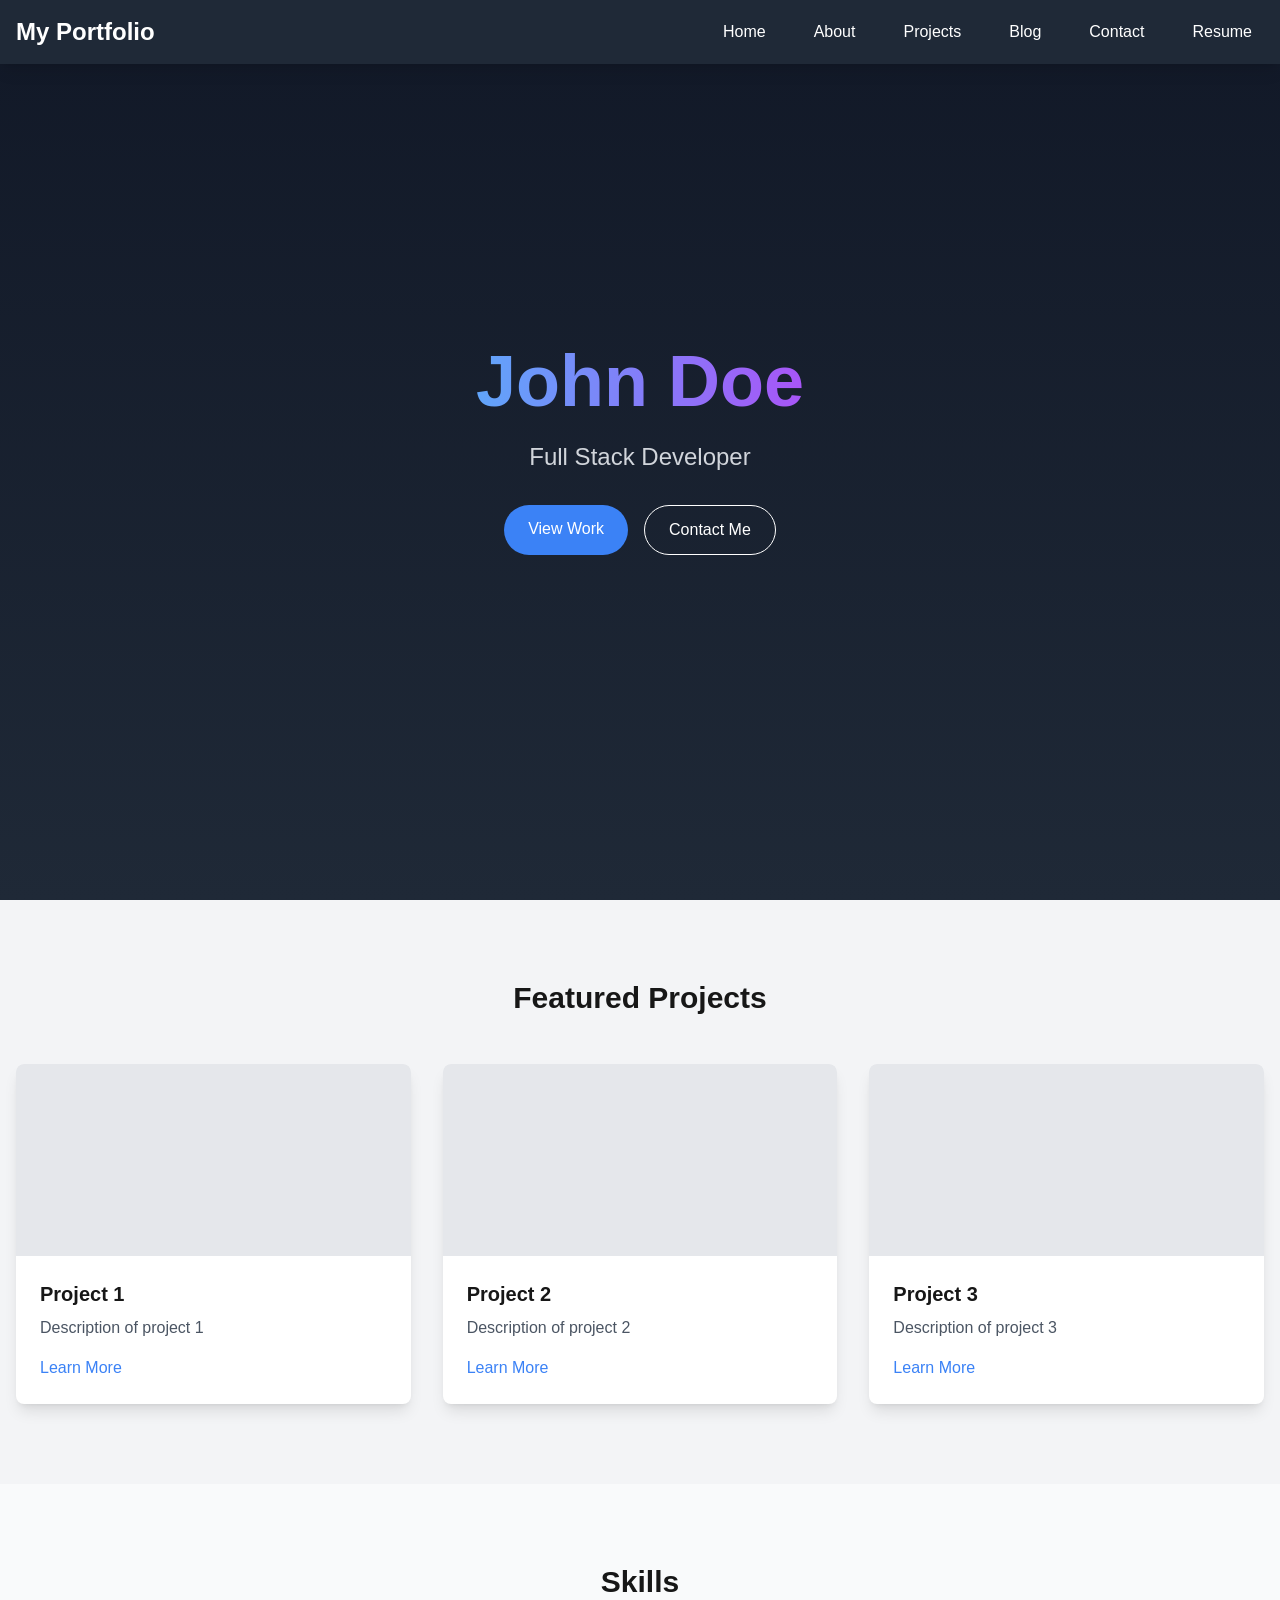
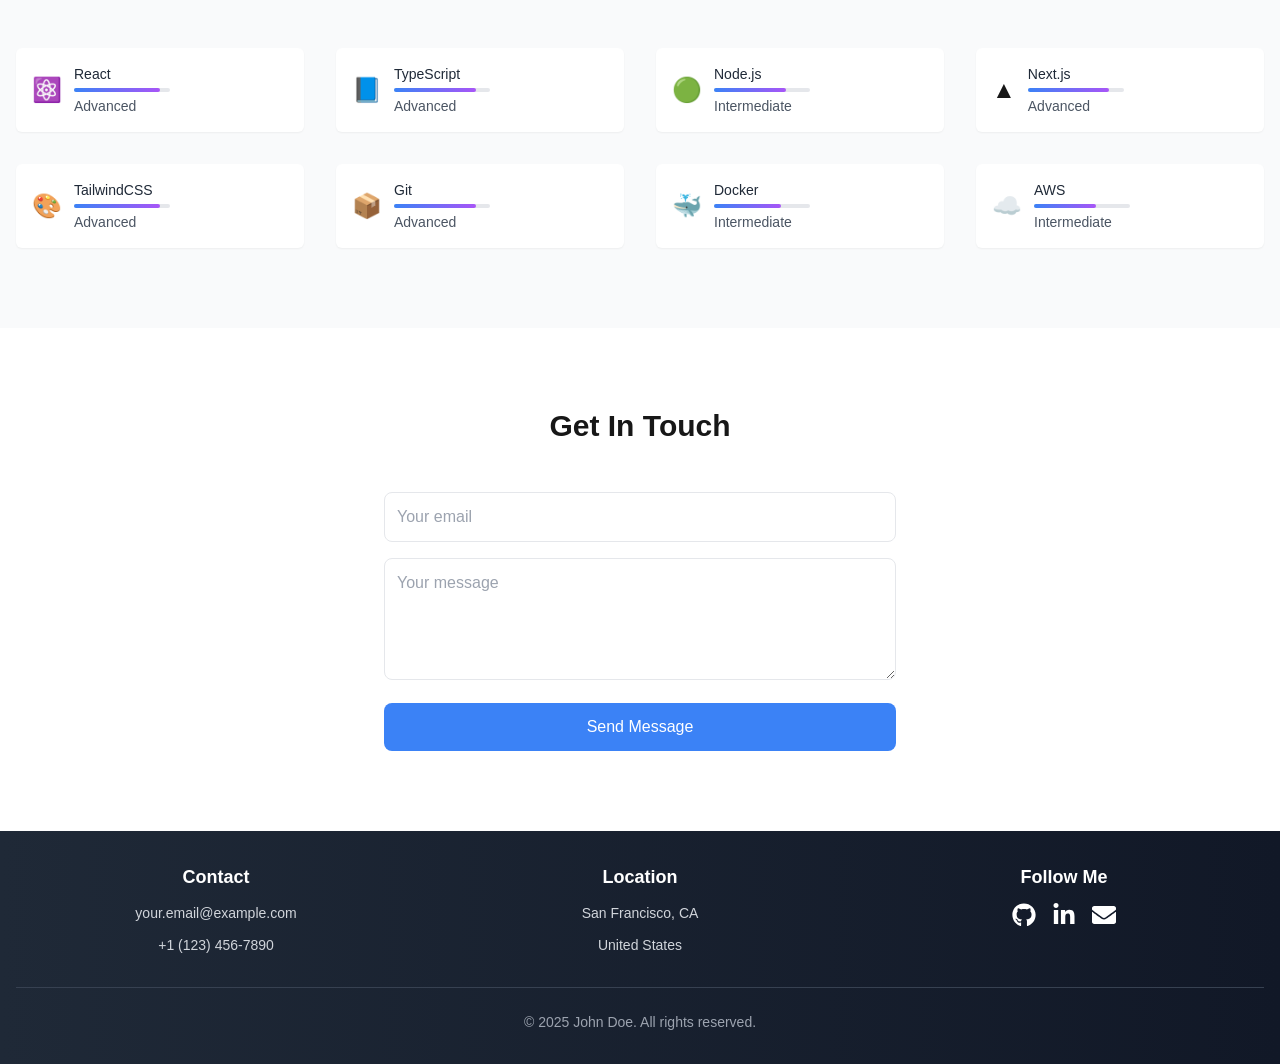
<file: index.html>
<!DOCTYPE html><html lang="en"><head><meta charSet="utf-8"/><meta name="viewport" content="width=device-width, initial-scale=1"/><link rel="stylesheet" href="/_next/static/css/cdbf1995b0757083.css" data-precedence="next"/><link rel="preload" as="script" fetchPriority="low" href="/_next/static/chunks/webpack-2fdd60e345297184.js"/><script src="/_next/static/chunks/4bd1b696-49dfdb1645950f8a.js" async=""></script><script src="/_next/static/chunks/517-5a35f07c4dcc95cc.js" async=""></script><script src="/_next/static/chunks/main-app-e2f3ad6fe39d36af.js" async=""></script><script src="/_next/static/chunks/173-c8fa7a1219ee7cb6.js" async=""></script><script src="/_next/static/chunks/app/layout-0e1d8216011a2893.js" async=""></script><script src="/_next/static/chunks/app/page-ce5e7f6b35920059.js" async=""></script><title>Mehdi Salmanzadeh - Portfolio</title><meta name="description" content="Web Developer &amp; Software Engineer - A showcase of my projects and skills in full-stack development, featuring expertise in React, Next.js, and TypeScript"/><link rel="icon" href="/favicon.ico" type="image/x-icon" sizes="16x16"/><script src="/_next/static/chunks/polyfills-42372ed130431b0a.js" noModule=""></script></head><body class="__variable_4d318d __variable_ea5f4b antialiased"><nav class="fixed w-full bg-gray-800 text-white py-4 z-50 shadow-lg"><div class="container mx-auto px-4 flex justify-between items-center"><div class="text-2xl font-bold hover:text-blue-400 transition-colors"><a href="/">My Portfolio</a></div><button class="md:hidden"><svg class="w-6 h-6" fill="none" stroke="currentColor" viewBox="0 0 24 24"><path stroke-linecap="round" stroke-linejoin="round" stroke-width="2" d="M4 6h16M4 12h16M4 18h16"></path></svg></button><ul class="hidden md:flex space-x-6"><li><a class="hover:text-blue-400 transition-colors py-2 px-3 rounded-md hover:bg-gray-700" href="/">Home</a></li><li><a class="hover:text-blue-400 transition-colors py-2 px-3 rounded-md hover:bg-gray-700" href="/about">About</a></li><li><a class="hover:text-blue-400 transition-colors py-2 px-3 rounded-md hover:bg-gray-700" href="/projects">Projects</a></li><li><a class="hover:text-blue-400 transition-colors py-2 px-3 rounded-md hover:bg-gray-700" href="/blog">Blog</a></li><li><a class="hover:text-blue-400 transition-colors py-2 px-3 rounded-md hover:bg-gray-700" href="/contact">Contact</a></li><li><a class="hover:text-blue-400 transition-colors py-2 px-3 rounded-md hover:bg-gray-700" href="/resume">Resume</a></li></ul></div><div class="hidden md:hidden bg-gray-700 absolute w-full"><ul class="px-4 py-2 space-y-2"><li><a class="block py-2 px-3 hover:bg-gray-600 rounded-md transition-colors" href="/">Home</a></li><li><a class="block py-2 px-3 hover:bg-gray-600 rounded-md transition-colors" href="/about">About</a></li><li><a class="block py-2 px-3 hover:bg-gray-600 rounded-md transition-colors" href="/projects">Projects</a></li><li><a class="block py-2 px-3 hover:bg-gray-600 rounded-md transition-colors" href="/blog">Blog</a></li><li><a class="block py-2 px-3 hover:bg-gray-600 rounded-md transition-colors" href="/contact">Contact</a></li><li><a class="block py-2 px-3 hover:bg-gray-600 rounded-md transition-colors" href="/resume">Resume</a></li></ul></div></nav><div class="min-h-screen"><section class="flex flex-col items-center justify-center min-h-screen bg-gradient-to-b from-gray-900 to-gray-800 text-white"><h1 class="text-5xl md:text-7xl font-bold mb-6 bg-clip-text text-transparent bg-gradient-to-r from-blue-400 to-purple-500">John Doe</h1><p class="text-xl md:text-2xl mb-8 text-gray-300">Full Stack Developer</p><div class="flex gap-4"><a class="px-6 py-3 rounded-full bg-blue-500 hover:bg-blue-600 transition-colors" href="#projects">View Work</a><a class="px-6 py-3 rounded-full border border-white hover:bg-white hover:text-gray-900 transition-colors" href="/contact">Contact Me</a></div></section><section id="projects" class="py-20 bg-gray-100 dark:bg-gray-900"><div class="container mx-auto px-4"><h2 class="text-3xl font-bold mb-12 text-center">Featured Projects</h2><div class="grid grid-cols-1 md:grid-cols-2 lg:grid-cols-3 gap-8"><div class="bg-white dark:bg-gray-800 rounded-lg shadow-lg overflow-hidden"><div class="h-48 bg-gray-200 dark:bg-gray-700"></div><div class="p-6"><h3 class="text-xl font-bold mb-2">Project <!-- -->1</h3><p class="text-gray-600 dark:text-gray-400 mb-4">Description of project <!-- -->1</p><button class="text-blue-500 hover:underline">Learn More</button></div></div><div class="bg-white dark:bg-gray-800 rounded-lg shadow-lg overflow-hidden"><div class="h-48 bg-gray-200 dark:bg-gray-700"></div><div class="p-6"><h3 class="text-xl font-bold mb-2">Project <!-- -->2</h3><p class="text-gray-600 dark:text-gray-400 mb-4">Description of project <!-- -->2</p><button class="text-blue-500 hover:underline">Learn More</button></div></div><div class="bg-white dark:bg-gray-800 rounded-lg shadow-lg overflow-hidden"><div class="h-48 bg-gray-200 dark:bg-gray-700"></div><div class="p-6"><h3 class="text-xl font-bold mb-2">Project <!-- -->3</h3><p class="text-gray-600 dark:text-gray-400 mb-4">Description of project <!-- -->3</p><button class="text-blue-500 hover:underline">Learn More</button></div></div></div></div></section><section class="py-20 bg-gray-50 dark:bg-gray-800"><div class="container mx-auto px-4"><h2 class="text-3xl font-bold mb-12 text-center">Skills</h2><div class="grid grid-cols-2 md:grid-cols-3 lg:grid-cols-4 gap-8"><div class="bg-white p-4 rounded-md shadow-sm hover:shadow-md transition-all duration-300"><div class="flex items-center gap-3"><div class="text-2xl" role="img" aria-label="React">⚛️</div><div><h3 class="font-medium text-gray-800 text-sm">React</h3><div class="w-24 mt-1"><div class="h-1 bg-gray-200 rounded-full"><div class="h-full bg-gradient-to-r from-blue-500 to-purple-500 rounded-full" style="width:90%"></div></div><p class="text-sm text-gray-600 mt-1">Advanced</p></div></div></div></div><div class="bg-white p-4 rounded-md shadow-sm hover:shadow-md transition-all duration-300"><div class="flex items-center gap-3"><div class="text-2xl" role="img" aria-label="TypeScript">📘</div><div><h3 class="font-medium text-gray-800 text-sm">TypeScript</h3><div class="w-24 mt-1"><div class="h-1 bg-gray-200 rounded-full"><div class="h-full bg-gradient-to-r from-blue-500 to-purple-500 rounded-full" style="width:85%"></div></div><p class="text-sm text-gray-600 mt-1">Advanced</p></div></div></div></div><div class="bg-white p-4 rounded-md shadow-sm hover:shadow-md transition-all duration-300"><div class="flex items-center gap-3"><div class="text-2xl" role="img" aria-label="Node.js">🟢</div><div><h3 class="font-medium text-gray-800 text-sm">Node.js</h3><div class="w-24 mt-1"><div class="h-1 bg-gray-200 rounded-full"><div class="h-full bg-gradient-to-r from-blue-500 to-purple-500 rounded-full" style="width:75%"></div></div><p class="text-sm text-gray-600 mt-1">Intermediate</p></div></div></div></div><div class="bg-white p-4 rounded-md shadow-sm hover:shadow-md transition-all duration-300"><div class="flex items-center gap-3"><div class="text-2xl" role="img" aria-label="Next.js">▲</div><div><h3 class="font-medium text-gray-800 text-sm">Next.js</h3><div class="w-24 mt-1"><div class="h-1 bg-gray-200 rounded-full"><div class="h-full bg-gradient-to-r from-blue-500 to-purple-500 rounded-full" style="width:85%"></div></div><p class="text-sm text-gray-600 mt-1">Advanced</p></div></div></div></div><div class="bg-white p-4 rounded-md shadow-sm hover:shadow-md transition-all duration-300"><div class="flex items-center gap-3"><div class="text-2xl" role="img" aria-label="TailwindCSS">🎨</div><div><h3 class="font-medium text-gray-800 text-sm">TailwindCSS</h3><div class="w-24 mt-1"><div class="h-1 bg-gray-200 rounded-full"><div class="h-full bg-gradient-to-r from-blue-500 to-purple-500 rounded-full" style="width:90%"></div></div><p class="text-sm text-gray-600 mt-1">Advanced</p></div></div></div></div><div class="bg-white p-4 rounded-md shadow-sm hover:shadow-md transition-all duration-300"><div class="flex items-center gap-3"><div class="text-2xl" role="img" aria-label="Git">📦</div><div><h3 class="font-medium text-gray-800 text-sm">Git</h3><div class="w-24 mt-1"><div class="h-1 bg-gray-200 rounded-full"><div class="h-full bg-gradient-to-r from-blue-500 to-purple-500 rounded-full" style="width:85%"></div></div><p class="text-sm text-gray-600 mt-1">Advanced</p></div></div></div></div><div class="bg-white p-4 rounded-md shadow-sm hover:shadow-md transition-all duration-300"><div class="flex items-center gap-3"><div class="text-2xl" role="img" aria-label="Docker">🐳</div><div><h3 class="font-medium text-gray-800 text-sm">Docker</h3><div class="w-24 mt-1"><div class="h-1 bg-gray-200 rounded-full"><div class="h-full bg-gradient-to-r from-blue-500 to-purple-500 rounded-full" style="width:70%"></div></div><p class="text-sm text-gray-600 mt-1">Intermediate</p></div></div></div></div><div class="bg-white p-4 rounded-md shadow-sm hover:shadow-md transition-all duration-300"><div class="flex items-center gap-3"><div class="text-2xl" role="img" aria-label="AWS">☁️</div><div><h3 class="font-medium text-gray-800 text-sm">AWS</h3><div class="w-24 mt-1"><div class="h-1 bg-gray-200 rounded-full"><div class="h-full bg-gradient-to-r from-blue-500 to-purple-500 rounded-full" style="width:65%"></div></div><p class="text-sm text-gray-600 mt-1">Intermediate</p></div></div></div></div></div></div></section><section class="py-20 bg-white dark:bg-gray-800"><div class="container mx-auto px-4"><h2 class="text-3xl font-bold mb-12 text-center">Get In Touch</h2><form class="max-w-lg mx-auto"><input type="email" placeholder="Your email" class="w-full mb-4 p-3 rounded-lg border dark:bg-gray-700 dark:border-gray-600"/><textarea placeholder="Your message" rows="4" class="w-full mb-4 p-3 rounded-lg border dark:bg-gray-700 dark:border-gray-600"></textarea><button class="w-full py-3 bg-blue-500 text-white rounded-lg hover:bg-blue-600 transition-colors">Send Message</button></form></div></section></div><footer class="bg-gradient-to-r from-gray-800 to-gray-900 text-white py-8 shadow-lg"><div class="container mx-auto text-center px-4"><div class="grid grid-cols-1 md:grid-cols-3 gap-6 mb-8"><div class="space-y-3"><h3 class="font-semibold text-lg">Contact</h3><p class="text-gray-300 text-sm">your.email@example.com</p><p class="text-gray-300 text-sm">+1 (123) 456-7890</p></div><div class="space-y-3"><h3 class="font-semibold text-lg">Location</h3><p class="text-gray-300 text-sm">San Francisco, CA</p><p class="text-gray-300 text-sm">United States</p></div><div class="space-y-3"><h3 class="font-semibold text-lg">Follow Me</h3><div class="flex justify-center space-x-4"><a href="https://github.com" target="_blank" rel="noopener noreferrer" class="hover:text-blue-400 transition-colors duration-300"><svg stroke="currentColor" fill="currentColor" stroke-width="0" viewBox="0 0 496 512" class="text-2xl" height="1em" width="1em" xmlns="http://www.w3.org/2000/svg"><path d="M165.9 397.4c0 2-2.3 3.6-5.2 3.6-3.3.3-5.6-1.3-5.6-3.6 0-2 2.3-3.6 5.2-3.6 3-.3 5.6 1.3 5.6 3.6zm-31.1-4.5c-.7 2 1.3 4.3 4.3 4.9 2.6 1 5.6 0 6.2-2s-1.3-4.3-4.3-5.2c-2.6-.7-5.5.3-6.2 2.3zm44.2-1.7c-2.9.7-4.9 2.6-4.6 4.9.3 2 2.9 3.3 5.9 2.6 2.9-.7 4.9-2.6 4.6-4.6-.3-1.9-3-3.2-5.9-2.9zM244.8 8C106.1 8 0 113.3 0 252c0 110.9 69.8 205.8 169.5 239.2 12.8 2.3 17.3-5.6 17.3-12.1 0-6.2-.3-40.4-.3-61.4 0 0-70 15-84.7-29.8 0 0-11.4-29.1-27.8-36.6 0 0-22.9-15.7 1.6-15.4 0 0 24.9 2 38.6 25.8 21.9 38.6 58.6 27.5 72.9 20.9 2.3-16 8.8-27.1 16-33.7-55.9-6.2-112.3-14.3-112.3-110.5 0-27.5 7.6-41.3 23.6-58.9-2.6-6.5-11.1-33.3 2.6-67.9 20.9-6.5 69 27 69 27 20-5.6 41.5-8.5 62.8-8.5s42.8 2.9 62.8 8.5c0 0 48.1-33.6 69-27 13.7 34.7 5.2 61.4 2.6 67.9 16 17.7 25.8 31.5 25.8 58.9 0 96.5-58.9 104.2-114.8 110.5 9.2 7.9 17 22.9 17 46.4 0 33.7-.3 75.4-.3 83.6 0 6.5 4.6 14.4 17.3 12.1C428.2 457.8 496 362.9 496 252 496 113.3 383.5 8 244.8 8zM97.2 352.9c-1.3 1-1 3.3.7 5.2 1.6 1.6 3.9 2.3 5.2 1 1.3-1 1-3.3-.7-5.2-1.6-1.6-3.9-2.3-5.2-1zm-10.8-8.1c-.7 1.3.3 2.9 2.3 3.9 1.6 1 3.6.7 4.3-.7.7-1.3-.3-2.9-2.3-3.9-2-.6-3.6-.3-4.3.7zm32.4 35.6c-1.6 1.3-1 4.3 1.3 6.2 2.3 2.3 5.2 2.6 6.5 1 1.3-1.3.7-4.3-1.3-6.2-2.2-2.3-5.2-2.6-6.5-1zm-11.4-14.7c-1.6 1-1.6 3.6 0 5.9 1.6 2.3 4.3 3.3 5.6 2.3 1.6-1.3 1.6-3.9 0-6.2-1.4-2.3-4-3.3-5.6-2z"></path></svg></a><a href="https://linkedin.com" target="_blank" rel="noopener noreferrer" class="hover:text-blue-400 transition-colors duration-300"><svg stroke="currentColor" fill="currentColor" stroke-width="0" viewBox="0 0 448 512" class="text-2xl" height="1em" width="1em" xmlns="http://www.w3.org/2000/svg"><path d="M100.28 448H7.4V148.9h92.88zM53.79 108.1C24.09 108.1 0 83.5 0 53.8a53.79 53.79 0 0 1 107.58 0c0 29.7-24.1 54.3-53.79 54.3zM447.9 448h-92.68V302.4c0-34.7-.7-79.2-48.29-79.2-48.29 0-55.69 37.7-55.69 76.7V448h-92.78V148.9h89.08v40.8h1.3c12.4-23.5 42.69-48.3 87.88-48.3 94 0 111.28 61.9 111.28 142.3V448z"></path></svg></a><a href="mailto:your.email@example.com" class="hover:text-blue-400 transition-colors duration-300"><svg stroke="currentColor" fill="currentColor" stroke-width="0" viewBox="0 0 512 512" class="text-2xl" height="1em" width="1em" xmlns="http://www.w3.org/2000/svg"><path d="M502.3 190.8c3.9-3.1 9.7-.2 9.7 4.7V400c0 26.5-21.5 48-48 48H48c-26.5 0-48-21.5-48-48V195.6c0-5 5.7-7.8 9.7-4.7 22.4 17.4 52.1 39.5 154.1 113.6 21.1 15.4 56.7 47.8 92.2 47.6 35.7.3 72-32.8 92.3-47.6 102-74.1 131.6-96.3 154-113.7zM256 320c23.2.4 56.6-29.2 73.4-41.4 132.7-96.3 142.8-104.7 173.4-128.7 5.8-4.5 9.2-11.5 9.2-18.9v-19c0-26.5-21.5-48-48-48H48C21.5 64 0 85.5 0 112v19c0 7.4 3.4 14.3 9.2 18.9 30.6 23.9 40.7 32.4 173.4 128.7 16.8 12.2 50.2 41.8 73.4 41.4z"></path></svg></a></div></div></div><div class="border-t border-gray-700 pt-6"><p class="text-sm text-gray-400">© <!-- -->2025<!-- --> John Doe. All rights reserved.</p></div></div></footer><script src="/_next/static/chunks/webpack-2fdd60e345297184.js" async=""></script><script>(self.__next_f=self.__next_f||[]).push([0])</script><script>self.__next_f.push([1,"1:\"$Sreact.fragment\"\n2:I[6074,[\"173\",\"static/chunks/173-c8fa7a1219ee7cb6.js\",\"177\",\"static/chunks/app/layout-0e1d8216011a2893.js\"],\"default\"]\n3:I[5244,[],\"\"]\n4:I[3866,[],\"\"]\n6:I[8173,[\"173\",\"static/chunks/173-c8fa7a1219ee7cb6.js\",\"974\",\"static/chunks/app/page-ce5e7f6b35920059.js\"],\"\"]\n7:I[6213,[],\"OutletBoundary\"]\n9:I[6213,[],\"MetadataBoundary\"]\nb:I[6213,[],\"ViewportBoundary\"]\nd:I[4835,[],\"\"]\n:HL[\"/_next/static/css/cdbf1995b0757083.css\",\"style\"]\n5:T518,M165.9 397.4c0 2-2.3 3.6-5.2 3.6-3.3.3-5.6-1.3-5.6-3.6 0-2 2.3-3.6 5.2-3.6 3-.3 5.6 1.3 5.6 3.6zm-31.1-4.5c-.7 2 1.3 4.3 4.3 4.9 2.6 1 5.6 0 6.2-2s-1.3-4.3-4.3-5.2c-2.6-.7-5.5.3-6.2 2.3zm44.2-1.7c-2.9.7-4.9 2.6-4.6 4.9.3 2 2.9 3.3 5.9 2.6 2.9-.7 4.9-2.6 4.6-4.6-.3-1.9-3-3.2-5.9-2.9zM244.8 8C106.1 8 0 113.3 0 252c0 110.9 69.8 205.8 169.5 239.2 12.8 2.3 17.3-5.6 17.3-12.1 0-6.2-.3-40.4-.3-61.4 0 0-70 15-84.7-29.8 0 0-11.4-29.1-27.8-36.6 0 0-22.9-15.7 1.6-15.4 0 0 24.9 2 38.6 25.8 21.9 38.6 58.6 27.5 72.9 20.9 2.3-16 8.8-27.1 16-33.7-55.9-6.2-112.3-14.3-112.3-110.5 0-27.5 7.6-41.3 23.6-58.9-2.6-6.5-11.1-33.3 2.6-67.9 20.9-6.5 69 27 69 27 20-5.6 41.5-8.5 62.8-8.5s42.8 2.9 62.8 8.5c0 0 48.1-33.6 69-27 13.7 34.7 5.2 61.4 2.6 67.9 16 17.7 25.8 31.5 25.8 58.9 0 96.5-58.9 104.2-114.8 110.5 9.2 7.9 17 22.9 17 46.4 0 33.7-.3 75.4-.3 83.6 0 6.5 4.6 14.4 17.3 12.1C428.2 457.8 496 362.9 496 252 496 113.3 383.5 8 244.8 8zM97.2 352.9c-1.3 1-1 3.3.7 5.2 1.6 1.6 3.9 2.3 5.2 1 1.3-1 1-3.3-.7-5.2-1.6-1.6-3.9-2.3-5.2-1zm-10.8-8.1c-.7 1.3.3 2.9 2.3 3.9 1.6 1 3.6.7 4.3-.7.7-1.3-.3-2.9-2.3-3.9-2-.6-3.6-.3-4.3.7zm32.4 35.6c-1.6 1.3-1 4.3 1.3 6.2 2.3 2.3 5.2 2.6 6.5 1 1.3-1.3.7-4.3-1.3-6.2-2.2-2.3-5.2-2.6-6.5-1zm-11.4-14.7c-1.6 1-1.6 3.6 0 5.9 1.6 2.3 4.3 3.3 5.6 2.3 1.6-1.3 1.6-3.9 0-6.2-1.4-2.3-4-3.3-5.6-2z"])</script><script>self.__next_f.push([1,"0:{\"P\":null,\"b\":\"uPR-_An-Mql5HDGte5W6T\",\"p\":\"\",\"c\":[\"\",\"\"],\"i\":false,\"f\":[[[\"\",{\"children\":[\"__PAGE__\",{}]},\"$undefined\",\"$undefined\",true],[\"\",[\"$\",\"$1\",\"c\",{\"children\":[[[\"$\",\"link\",\"0\",{\"rel\":\"stylesheet\",\"href\":\"/_next/static/css/cdbf1995b0757083.css\",\"precedence\":\"next\",\"crossOrigin\":\"$undefined\",\"nonce\":\"$undefined\"}]],[\"$\",\"html\",null,{\"lang\":\"en\",\"children\":[\"$\",\"body\",null,{\"className\":\"__variable_4d318d __variable_ea5f4b antialiased\",\"children\":[[\"$\",\"$L2\",null,{}],[\"$\",\"$L3\",null,{\"parallelRouterKey\":\"children\",\"segmentPath\":[\"children\"],\"error\":\"$undefined\",\"errorStyles\":\"$undefined\",\"errorScripts\":\"$undefined\",\"template\":[\"$\",\"$L4\",null,{}],\"templateStyles\":\"$undefined\",\"templateScripts\":\"$undefined\",\"notFound\":[[],[[\"$\",\"title\",null,{\"children\":\"404: This page could not be found.\"}],[\"$\",\"div\",null,{\"style\":{\"fontFamily\":\"system-ui,\\\"Segoe UI\\\",Roboto,Helvetica,Arial,sans-serif,\\\"Apple Color Emoji\\\",\\\"Segoe UI Emoji\\\"\",\"height\":\"100vh\",\"textAlign\":\"center\",\"display\":\"flex\",\"flexDirection\":\"column\",\"alignItems\":\"center\",\"justifyContent\":\"center\"},\"children\":[\"$\",\"div\",null,{\"children\":[[\"$\",\"style\",null,{\"dangerouslySetInnerHTML\":{\"__html\":\"body{color:#000;background:#fff;margin:0}.next-error-h1{border-right:1px solid rgba(0,0,0,.3)}@media (prefers-color-scheme:dark){body{color:#fff;background:#000}.next-error-h1{border-right:1px solid rgba(255,255,255,.3)}}\"}}],[\"$\",\"h1\",null,{\"className\":\"next-error-h1\",\"style\":{\"display\":\"inline-block\",\"margin\":\"0 20px 0 0\",\"padding\":\"0 23px 0 0\",\"fontSize\":24,\"fontWeight\":500,\"verticalAlign\":\"top\",\"lineHeight\":\"49px\"},\"children\":404}],[\"$\",\"div\",null,{\"style\":{\"display\":\"inline-block\"},\"children\":[\"$\",\"h2\",null,{\"style\":{\"fontSize\":14,\"fontWeight\":400,\"lineHeight\":\"49px\",\"margin\":0},\"children\":\"This page could not be found.\"}]}]]}]}]]],\"forbidden\":\"$undefined\",\"unauthorized\":\"$undefined\"}],[\"$\",\"footer\",null,{\"className\":\"bg-gradient-to-r from-gray-800 to-gray-900 text-white py-8 shadow-lg\",\"children\":[\"$\",\"div\",null,{\"className\":\"container mx-auto text-center px-4\",\"children\":[[\"$\",\"div\",null,{\"className\":\"grid grid-cols-1 md:grid-cols-3 gap-6 mb-8\",\"children\":[[\"$\",\"div\",null,{\"className\":\"space-y-3\",\"children\":[[\"$\",\"h3\",null,{\"className\":\"font-semibold text-lg\",\"children\":\"Contact\"}],[\"$\",\"p\",null,{\"className\":\"text-gray-300 text-sm\",\"children\":\"your.email@example.com\"}],[\"$\",\"p\",null,{\"className\":\"text-gray-300 text-sm\",\"children\":\"+1 (123) 456-7890\"}]]}],[\"$\",\"div\",null,{\"className\":\"space-y-3\",\"children\":[[\"$\",\"h3\",null,{\"className\":\"font-semibold text-lg\",\"children\":\"Location\"}],[\"$\",\"p\",null,{\"className\":\"text-gray-300 text-sm\",\"children\":\"San Francisco, CA\"}],[\"$\",\"p\",null,{\"className\":\"text-gray-300 text-sm\",\"children\":\"United States\"}]]}],[\"$\",\"div\",null,{\"className\":\"space-y-3\",\"children\":[[\"$\",\"h3\",null,{\"className\":\"font-semibold text-lg\",\"children\":\"Follow Me\"}],[\"$\",\"div\",null,{\"className\":\"flex justify-center space-x-4\",\"children\":[[\"$\",\"a\",null,{\"href\":\"https://github.com\",\"target\":\"_blank\",\"rel\":\"noopener noreferrer\",\"className\":\"hover:text-blue-400 transition-colors duration-300\",\"children\":[\"$\",\"svg\",null,{\"stroke\":\"currentColor\",\"fill\":\"currentColor\",\"strokeWidth\":\"0\",\"viewBox\":\"0 0 496 512\",\"className\":\"text-2xl\",\"children\":[\"$undefined\",[[\"$\",\"path\",\"0\",{\"d\":\"$5\",\"children\":[]}]]],\"style\":{\"color\":\"$undefined\"},\"height\":\"1em\",\"width\":\"1em\",\"xmlns\":\"http://www.w3.org/2000/svg\"}]}],[\"$\",\"a\",null,{\"href\":\"https://linkedin.com\",\"target\":\"_blank\",\"rel\":\"noopener noreferrer\",\"className\":\"hover:text-blue-400 transition-colors duration-300\",\"children\":[\"$\",\"svg\",null,{\"stroke\":\"currentColor\",\"fill\":\"currentColor\",\"strokeWidth\":\"0\",\"viewBox\":\"0 0 448 512\",\"className\":\"text-2xl\",\"children\":[\"$undefined\",[[\"$\",\"path\",\"0\",{\"d\":\"M100.28 448H7.4V148.9h92.88zM53.79 108.1C24.09 108.1 0 83.5 0 53.8a53.79 53.79 0 0 1 107.58 0c0 29.7-24.1 54.3-53.79 54.3zM447.9 448h-92.68V302.4c0-34.7-.7-79.2-48.29-79.2-48.29 0-55.69 37.7-55.69 76.7V448h-92.78V148.9h89.08v40.8h1.3c12.4-23.5 42.69-48.3 87.88-48.3 94 0 111.28 61.9 111.28 142.3V448z\",\"children\":[]}]]],\"style\":{\"color\":\"$undefined\"},\"height\":\"1em\",\"width\":\"1em\",\"xmlns\":\"http://www.w3.org/2000/svg\"}]}],[\"$\",\"a\",null,{\"href\":\"mailto:your.email@example.com\",\"className\":\"hover:text-blue-400 transition-colors duration-300\",\"children\":[\"$\",\"svg\",null,{\"stroke\":\"currentColor\",\"fill\":\"currentColor\",\"strokeWidth\":\"0\",\"viewBox\":\"0 0 512 512\",\"className\":\"text-2xl\",\"children\":[\"$undefined\",[[\"$\",\"path\",\"0\",{\"d\":\"M502.3 190.8c3.9-3.1 9.7-.2 9.7 4.7V400c0 26.5-21.5 48-48 48H48c-26.5 0-48-21.5-48-48V195.6c0-5 5.7-7.8 9.7-4.7 22.4 17.4 52.1 39.5 154.1 113.6 21.1 15.4 56.7 47.8 92.2 47.6 35.7.3 72-32.8 92.3-47.6 102-74.1 131.6-96.3 154-113.7zM256 320c23.2.4 56.6-29.2 73.4-41.4 132.7-96.3 142.8-104.7 173.4-128.7 5.8-4.5 9.2-11.5 9.2-18.9v-19c0-26.5-21.5-48-48-48H48C21.5 64 0 85.5 0 112v19c0 7.4 3.4 14.3 9.2 18.9 30.6 23.9 40.7 32.4 173.4 128.7 16.8 12.2 50.2 41.8 73.4 41.4z\",\"children\":[]}]]],\"style\":{\"color\":\"$undefined\"},\"height\":\"1em\",\"width\":\"1em\",\"xmlns\":\"http://www.w3.org/2000/svg\"}]}]]}]]}]]}],[\"$\",\"div\",null,{\"className\":\"border-t border-gray-700 pt-6\",\"children\":[\"$\",\"p\",null,{\"className\":\"text-sm text-gray-400\",\"children\":[\"© \",2025,\" John Doe. All rights reserved.\"]}]}]]}]}]]}]}]]}],{\"children\":[\"__PAGE__\",[\"$\",\"$1\",\"c\",{\"children\":[[\"$\",\"div\",null,{\"className\":\"min-h-screen\",\"children\":[[\"$\",\"section\",null,{\"className\":\"flex flex-col items-center justify-center min-h-screen bg-gradient-to-b from-gray-900 to-gray-800 text-white\",\"children\":[[\"$\",\"h1\",null,{\"className\":\"text-5xl md:text-7xl font-bold mb-6 bg-clip-text text-transparent bg-gradient-to-r from-blue-400 to-purple-500\",\"children\":\"John Doe\"}],[\"$\",\"p\",null,{\"className\":\"text-xl md:text-2xl mb-8 text-gray-300\",\"children\":\"Full Stack Developer\"}],[\"$\",\"div\",null,{\"className\":\"flex gap-4\",\"children\":[[\"$\",\"$L6\",null,{\"href\":\"#projects\",\"className\":\"px-6 py-3 rounded-full bg-blue-500 hover:bg-blue-600 transition-colors\",\"children\":\"View Work\"}],[\"$\",\"$L6\",null,{\"href\":\"/contact\",\"className\":\"px-6 py-3 rounded-full border border-white hover:bg-white hover:text-gray-900 transition-colors\",\"children\":\"Contact Me\"}]]}]]}],[\"$\",\"section\",null,{\"id\":\"projects\",\"className\":\"py-20 bg-gray-100 dark:bg-gray-900\",\"children\":[\"$\",\"div\",null,{\"className\":\"container mx-auto px-4\",\"children\":[[\"$\",\"h2\",null,{\"className\":\"text-3xl font-bold mb-12 text-center\",\"children\":\"Featured Projects\"}],[\"$\",\"div\",null,{\"className\":\"grid grid-cols-1 md:grid-cols-2 lg:grid-cols-3 gap-8\",\"children\":[[\"$\",\"div\",\"1\",{\"className\":\"bg-white dark:bg-gray-800 rounded-lg shadow-lg overflow-hidden\",\"children\":[[\"$\",\"div\",null,{\"className\":\"h-48 bg-gray-200 dark:bg-gray-700\"}],[\"$\",\"div\",null,{\"className\":\"p-6\",\"children\":[[\"$\",\"h3\",null,{\"className\":\"text-xl font-bold mb-2\",\"children\":[\"Project \",1]}],[\"$\",\"p\",null,{\"className\":\"text-gray-600 dark:text-gray-400 mb-4\",\"children\":[\"Description of project \",1]}],[\"$\",\"button\",null,{\"className\":\"text-blue-500 hover:underline\",\"children\":\"Learn More\"}]]}]]}],[\"$\",\"div\",\"2\",{\"className\":\"bg-white dark:bg-gray-800 rounded-lg shadow-lg overflow-hidden\",\"children\":[[\"$\",\"div\",null,{\"className\":\"h-48 bg-gray-200 dark:bg-gray-700\"}],[\"$\",\"div\",null,{\"className\":\"p-6\",\"children\":[[\"$\",\"h3\",null,{\"className\":\"text-xl font-bold mb-2\",\"children\":[\"Project \",2]}],[\"$\",\"p\",null,{\"className\":\"text-gray-600 dark:text-gray-400 mb-4\",\"children\":[\"Description of project \",2]}],[\"$\",\"button\",null,{\"className\":\"text-blue-500 hover:underline\",\"children\":\"Learn More\"}]]}]]}],[\"$\",\"div\",\"3\",{\"className\":\"bg-white dark:bg-gray-800 rounded-lg shadow-lg overflow-hidden\",\"children\":[[\"$\",\"div\",null,{\"className\":\"h-48 bg-gray-200 dark:bg-gray-700\"}],[\"$\",\"div\",null,{\"className\":\"p-6\",\"children\":[[\"$\",\"h3\",null,{\"className\":\"text-xl font-bold mb-2\",\"children\":[\"Project \",3]}],[\"$\",\"p\",null,{\"className\":\"text-gray-600 dark:text-gray-400 mb-4\",\"children\":[\"Description of project \",3]}],[\"$\",\"button\",null,{\"className\":\"text-blue-500 hover:underline\",\"children\":\"Learn More\"}]]}]]}]]}]]}]}],[\"$\",\"section\",null,{\"className\":\"py-20 bg-gray-50 dark:bg-gray-800\",\"children\":[\"$\",\"div\",null,{\"className\":\"container mx-auto px-4\",\"children\":[[\"$\",\"h2\",null,{\"className\":\"text-3xl font-bold mb-12 text-center\",\"children\":\"Skills\"}],[\"$\",\"div\",null,{\"className\":\"grid grid-cols-2 md:grid-cols-3 lg:grid-cols-4 gap-8\",\"children\":[[\"$\",\"div\",\"React\",{\"className\":\"bg-white p-4 rounded-md shadow-sm hover:shadow-md transition-all duration-300\",\"children\":[\"$\",\"div\",null,{\"className\":\"flex items-center gap-3\",\"children\":[[\"$\",\"div\",null,{\"className\":\"text-2xl\",\"role\":\"img\",\"aria-label\":\"React\",\"children\":\"⚛️\"}],[\"$\",\"div\",null,{\"children\":[[\"$\",\"h3\",null,{\"className\":\"font-medium text-gray-800 text-sm\",\"children\":\"React\"}],[\"$\",\"div\",null,{\"className\":\"w-24 mt-1\",\"children\":[[\"$\",\"div\",null,{\"className\":\"h-1 bg-gray-200 rounded-full\",\"children\":[\"$\",\"div\",null,{\"className\":\"h-full bg-gradient-to-r from-blue-500 to-purple-500 rounded-full\",\"style\":{\"width\":\"90%\"}}]}],[\"$\",\"p\",null,{\"className\":\"text-sm text-gray-600 mt-1\",\"children\":\"Advanced\"}]]}]]}]]}]}],[\"$\",\"div\",\"TypeScript\",{\"className\":\"bg-white p-4 rounded-md shadow-sm hover:shadow-md transition-all duration-300\",\"children\":[\"$\",\"div\",null,{\"className\":\"flex items-center gap-3\",\"children\":[[\"$\",\"div\",null,{\"className\":\"text-2xl\",\"role\":\"img\",\"aria-label\":\"TypeScript\",\"children\":\"📘\"}],[\"$\",\"div\",null,{\"children\":[[\"$\",\"h3\",null,{\"className\":\"font-medium text-gray-800 text-sm\",\"children\":\"TypeScript\"}],[\"$\",\"div\",null,{\"className\":\"w-24 mt-1\",\"children\":[[\"$\",\"div\",null,{\"className\":\"h-1 bg-gray-200 rounded-full\",\"children\":[\"$\",\"div\",null,{\"className\":\"h-full bg-gradient-to-r from-blue-500 to-purple-500 rounded-full\",\"style\":{\"width\":\"85%\"}}]}],[\"$\",\"p\",null,{\"className\":\"text-sm text-gray-600 mt-1\",\"children\":\"Advanced\"}]]}]]}]]}]}],[\"$\",\"div\",\"Node.js\",{\"className\":\"bg-white p-4 rounded-md shadow-sm hover:shadow-md transition-all duration-300\",\"children\":[\"$\",\"div\",null,{\"className\":\"flex items-center gap-3\",\"children\":[[\"$\",\"div\",null,{\"className\":\"text-2xl\",\"role\":\"img\",\"aria-label\":\"Node.js\",\"children\":\"🟢\"}],[\"$\",\"div\",null,{\"children\":[[\"$\",\"h3\",null,{\"className\":\"font-medium text-gray-800 text-sm\",\"children\":\"Node.js\"}],[\"$\",\"div\",null,{\"className\":\"w-24 mt-1\",\"children\":[[\"$\",\"div\",null,{\"className\":\"h-1 bg-gray-200 rounded-full\",\"children\":[\"$\",\"div\",null,{\"className\":\"h-full bg-gradient-to-r from-blue-500 to-purple-500 rounded-full\",\"style\":{\"width\":\"75%\"}}]}],[\"$\",\"p\",null,{\"className\":\"text-sm text-gray-600 mt-1\",\"children\":\"Intermediate\"}]]}]]}]]}]}],[\"$\",\"div\",\"Next.js\",{\"className\":\"bg-white p-4 rounded-md shadow-sm hover:shadow-md transition-all duration-300\",\"children\":[\"$\",\"div\",null,{\"className\":\"flex items-center gap-3\",\"children\":[[\"$\",\"div\",null,{\"className\":\"text-2xl\",\"role\":\"img\",\"aria-label\":\"Next.js\",\"children\":\"▲\"}],[\"$\",\"div\",null,{\"children\":[[\"$\",\"h3\",null,{\"className\":\"font-medium text-gray-800 text-sm\",\"children\":\"Next.js\"}],[\"$\",\"div\",null,{\"className\":\"w-24 mt-1\",\"children\":[[\"$\",\"div\",null,{\"className\":\"h-1 bg-gray-200 rounded-full\",\"children\":[\"$\",\"div\",null,{\"className\":\"h-full bg-gradient-to-r from-blue-500 to-purple-500 rounded-full\",\"style\":{\"width\":\"85%\"}}]}],[\"$\",\"p\",null,{\"className\":\"text-sm text-gray-600 mt-1\",\"children\":\"Advanced\"}]]}]]}]]}]}],[\"$\",\"div\",\"TailwindCSS\",{\"className\":\"bg-white p-4 rounded-md shadow-sm hover:shadow-md transition-all duration-300\",\"children\":[\"$\",\"div\",null,{\"className\":\"flex items-center gap-3\",\"children\":[[\"$\",\"div\",null,{\"className\":\"text-2xl\",\"role\":\"img\",\"aria-label\":\"TailwindCSS\",\"children\":\"🎨\"}],[\"$\",\"div\",null,{\"children\":[[\"$\",\"h3\",null,{\"className\":\"font-medium text-gray-800 text-sm\",\"children\":\"TailwindCSS\"}],[\"$\",\"div\",null,{\"className\":\"w-24 mt-1\",\"children\":[[\"$\",\"div\",null,{\"className\":\"h-1 bg-gray-200 rounded-full\",\"children\":[\"$\",\"div\",null,{\"className\":\"h-full bg-gradient-to-r from-blue-500 to-purple-500 rounded-full\",\"style\":{\"width\":\"90%\"}}]}],[\"$\",\"p\",null,{\"className\":\"text-sm text-gray-600 mt-1\",\"children\":\"Advanced\"}]]}]]}]]}]}],[\"$\",\"div\",\"Git\",{\"className\":\"bg-white p-4 rounded-md shadow-sm hover:shadow-md transition-all duration-300\",\"children\":[\"$\",\"div\",null,{\"className\":\"flex items-center gap-3\",\"children\":[[\"$\",\"div\",null,{\"className\":\"text-2xl\",\"role\":\"img\",\"aria-label\":\"Git\",\"children\":\"📦\"}],[\"$\",\"div\",null,{\"children\":[[\"$\",\"h3\",null,{\"className\":\"font-medium text-gray-800 text-sm\",\"children\":\"Git\"}],[\"$\",\"div\",null,{\"className\":\"w-24 mt-1\",\"children\":[[\"$\",\"div\",null,{\"className\":\"h-1 bg-gray-200 rounded-full\",\"children\":[\"$\",\"div\",null,{\"className\":\"h-full bg-gradient-to-r from-blue-500 to-purple-500 rounded-full\",\"style\":{\"width\":\"85%\"}}]}],[\"$\",\"p\",null,{\"className\":\"text-sm text-gray-600 mt-1\",\"children\":\"Advanced\"}]]}]]}]]}]}],[\"$\",\"div\",\"Docker\",{\"className\":\"bg-white p-4 rounded-md shadow-sm hover:shadow-md transition-all duration-300\",\"children\":[\"$\",\"div\",null,{\"className\":\"flex items-center gap-3\",\"children\":[[\"$\",\"div\",null,{\"className\":\"text-2xl\",\"role\":\"img\",\"aria-label\":\"Docker\",\"children\":\"🐳\"}],[\"$\",\"div\",null,{\"children\":[[\"$\",\"h3\",null,{\"className\":\"font-medium text-gray-800 text-sm\",\"children\":\"Docker\"}],[\"$\",\"div\",null,{\"className\":\"w-24 mt-1\",\"children\":[[\"$\",\"div\",null,{\"className\":\"h-1 bg-gray-200 rounded-full\",\"children\":[\"$\",\"div\",null,{\"className\":\"h-full bg-gradient-to-r from-blue-500 to-purple-500 rounded-full\",\"style\":{\"width\":\"70%\"}}]}],[\"$\",\"p\",null,{\"className\":\"text-sm text-gray-600 mt-1\",\"children\":\"Intermediate\"}]]}]]}]]}]}],[\"$\",\"div\",\"AWS\",{\"className\":\"bg-white p-4 rounded-md shadow-sm hover:shadow-md transition-all duration-300\",\"children\":[\"$\",\"div\",null,{\"className\":\"flex items-center gap-3\",\"children\":[[\"$\",\"div\",null,{\"className\":\"text-2xl\",\"role\":\"img\",\"aria-label\":\"AWS\",\"children\":\"☁️\"}],[\"$\",\"div\",null,{\"children\":[[\"$\",\"h3\",null,{\"className\":\"font-medium text-gray-800 text-sm\",\"children\":\"AWS\"}],[\"$\",\"div\",null,{\"className\":\"w-24 mt-1\",\"children\":[[\"$\",\"div\",null,{\"className\":\"h-1 bg-gray-200 rounded-full\",\"children\":[\"$\",\"div\",null,{\"className\":\"h-full bg-gradient-to-r from-blue-500 to-purple-500 rounded-full\",\"style\":{\"width\":\"65%\"}}]}],[\"$\",\"p\",null,{\"className\":\"text-sm text-gray-600 mt-1\",\"children\":\"Intermediate\"}]]}]]}]]}]}]]}]]}]}],[\"$\",\"section\",null,{\"className\":\"py-20 bg-white dark:bg-gray-800\",\"children\":[\"$\",\"div\",null,{\"className\":\"container mx-auto px-4\",\"children\":[[\"$\",\"h2\",null,{\"className\":\"text-3xl font-bold mb-12 text-center\",\"children\":\"Get In Touch\"}],[\"$\",\"form\",null,{\"className\":\"max-w-lg mx-auto\",\"children\":[[\"$\",\"input\",null,{\"type\":\"email\",\"placeholder\":\"Your email\",\"className\":\"w-full mb-4 p-3 rounded-lg border dark:bg-gray-700 dark:border-gray-600\"}],[\"$\",\"textarea\",null,{\"placeholder\":\"Your message\",\"rows\":4,\"className\":\"w-full mb-4 p-3 rounded-lg border dark:bg-gray-700 dark:border-gray-600\"}],[\"$\",\"button\",null,{\"className\":\"w-full py-3 bg-blue-500 text-white rounded-lg hover:bg-blue-600 transition-colors\",\"children\":\"Send Message\"}]]}]]}]}]]}],null,[\"$\",\"$L7\",null,{\"children\":\"$L8\"}]]}],{},null,false]},null,false],[\"$\",\"$1\",\"h\",{\"children\":[null,[\"$\",\"$1\",\"1NMe1kVauRC9FvbHlJ4s3\",{\"children\":[[\"$\",\"$L9\",null,{\"children\":\"$La\"}],[\"$\",\"$Lb\",null,{\"children\":\"$Lc\"}],null]}]]}],false]],\"m\":\"$undefined\",\"G\":[\"$d\",\"$undefined\"],\"s\":false,\"S\":true}\n"])</script><script>self.__next_f.push([1,"c:[[\"$\",\"meta\",\"0\",{\"name\":\"viewport\",\"content\":\"width=device-width, initial-scale=1\"}]]\na:[[\"$\",\"meta\",\"0\",{\"charSet\":\"utf-8\"}],[\"$\",\"title\",\"1\",{\"children\":\"Mehdi Salmanzadeh - Portfolio\"}],[\"$\",\"meta\",\"2\",{\"name\":\"description\",\"content\":\"Web Developer \u0026 Software Engineer - A showcase of my projects and skills in full-stack development, featuring expertise in React, Next.js, and TypeScript\"}],[\"$\",\"link\",\"3\",{\"rel\":\"icon\",\"href\":\"/favicon.ico\",\"type\":\"image/x-icon\",\"sizes\":\"16x16\"}]]\n"])</script><script>self.__next_f.push([1,"8:null\n"])</script></body></html>
</file>
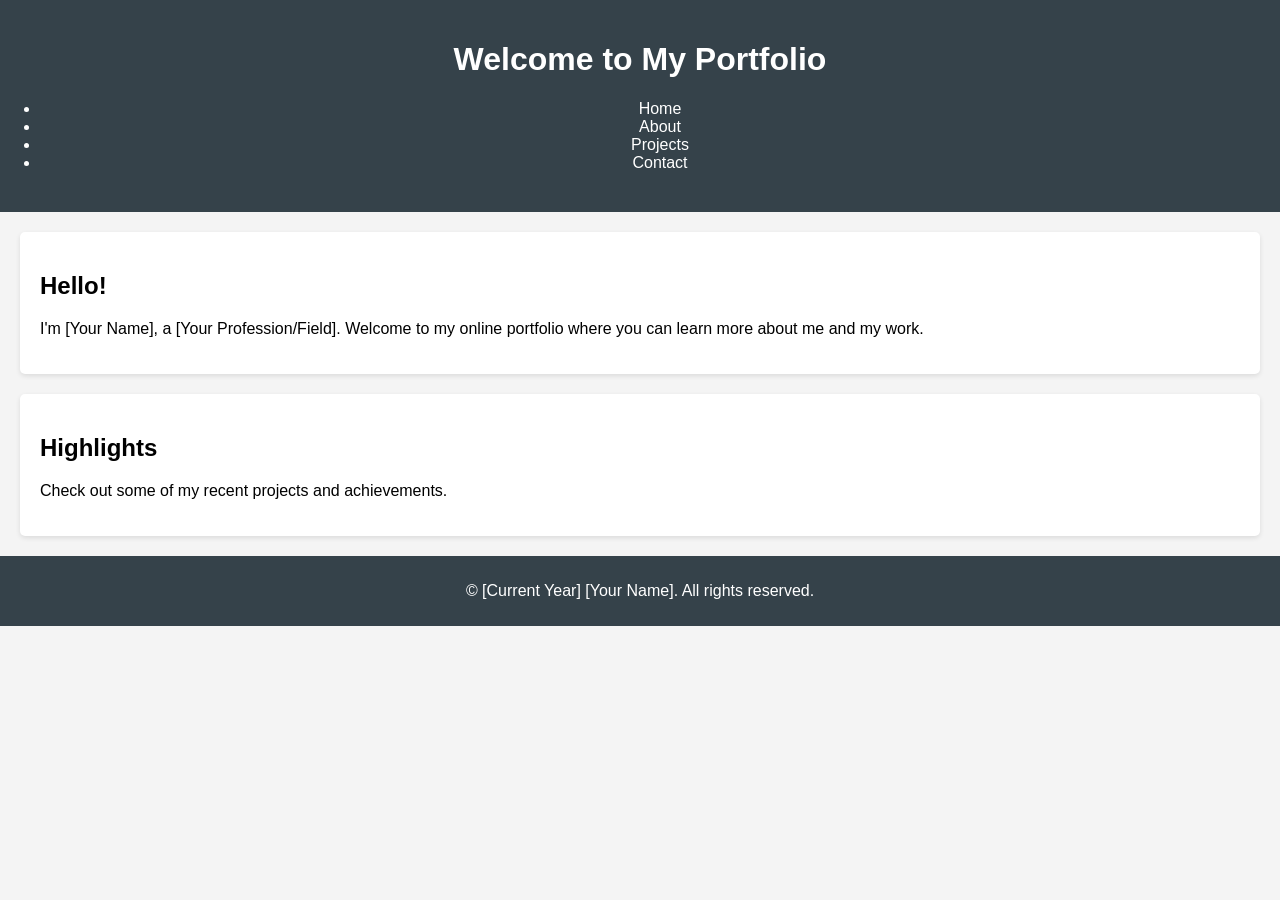
<file: my-portfolio/index.html>
<!DOCTYPE html>
<html lang="en">
<head>
    <meta charset="UTF-8">
    <meta name="viewport" content="width=device-width, initial-scale=1.0">
    <title>My Portfolio</title>
    <link rel="stylesheet" href="css/styles.css">
</head>
<body>
    <header>
        <h1>Welcome to My Portfolio</h1>
        <nav>
            <ul>
                <li><a href="index.html">Home</a></li>
                <li><a href="about.html">About</a></li>
                <li><a href="projects.html">Projects</a></li>
                <li><a href="contact.html">Contact</a></li>
            </ul>
        </nav>
    </header>
    <main>
        <section id="introduction">
            <h2>Hello!</h2>
            <p>I'm [Your Name], a [Your Profession/Field]. Welcome to my online portfolio where you can learn more about me and my work.</p>
        </section>
        <section id="highlights">
            <h2>Highlights</h2>
            <p>Check out some of my recent projects and achievements.</p>
        </section>
    </main>
    <footer>
        <p>&copy; [Current Year] [Your Name]. All rights reserved.</p>
    </footer>
    <script src="js/scripts.js"></script>
</body>
</html>
</file>
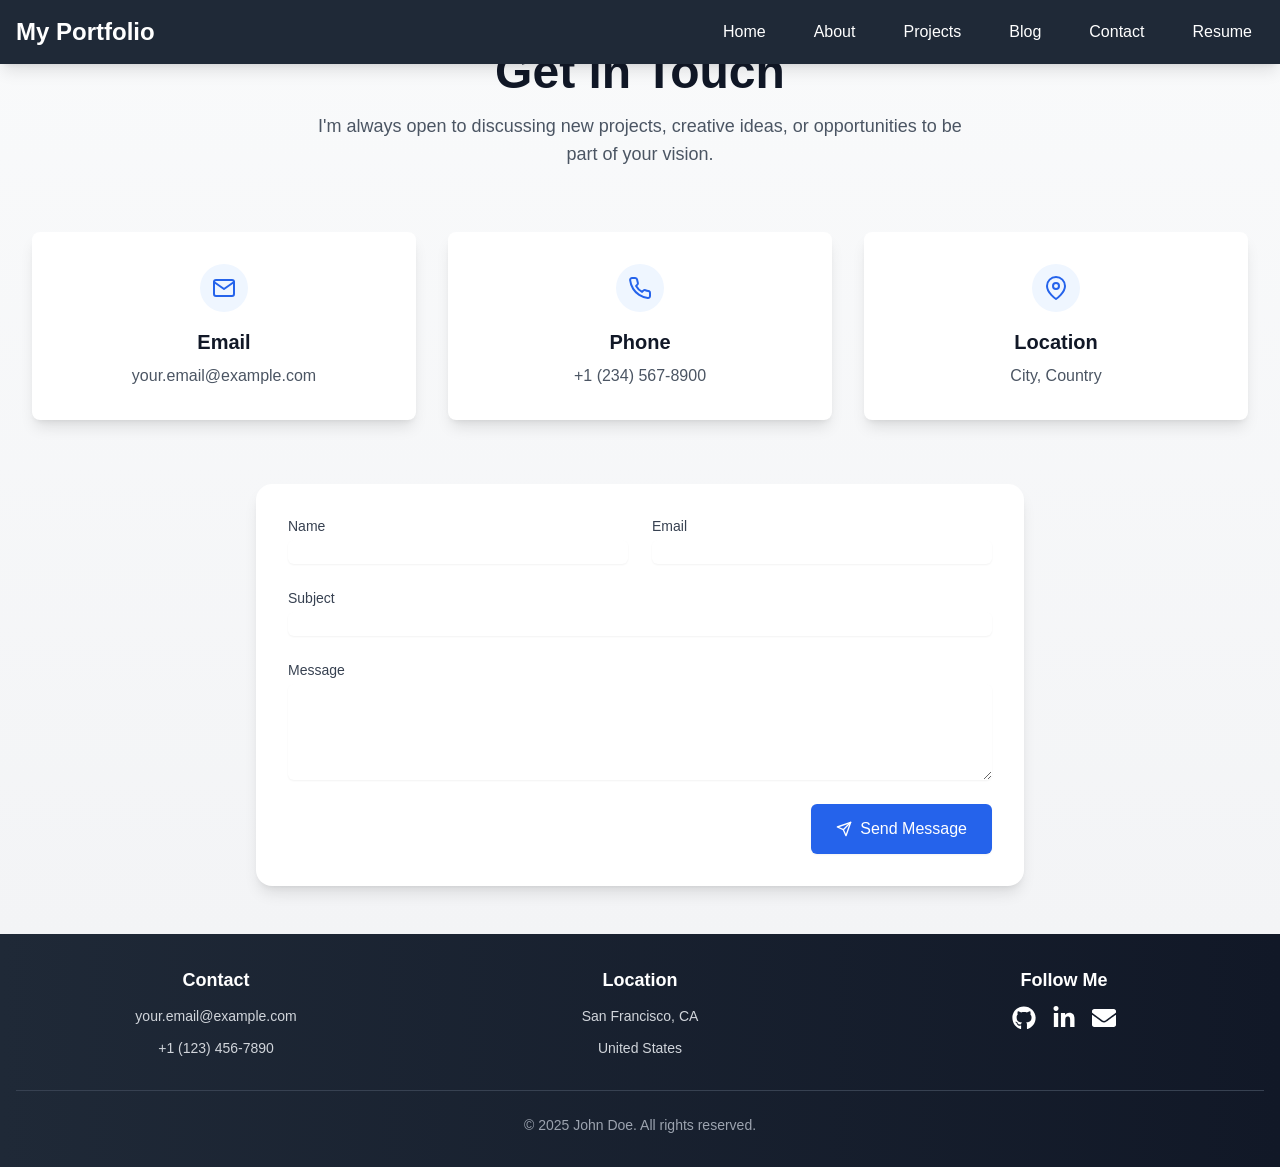
<file: contact.html>
<!DOCTYPE html><html lang="en"><head><meta charSet="utf-8"/><meta name="viewport" content="width=device-width, initial-scale=1"/><link rel="stylesheet" href="/_next/static/css/cdbf1995b0757083.css" data-precedence="next"/><link rel="preload" as="script" fetchPriority="low" href="/_next/static/chunks/webpack-2fdd60e345297184.js"/><script src="/_next/static/chunks/4bd1b696-49dfdb1645950f8a.js" async=""></script><script src="/_next/static/chunks/517-5a35f07c4dcc95cc.js" async=""></script><script src="/_next/static/chunks/main-app-e2f3ad6fe39d36af.js" async=""></script><script src="/_next/static/chunks/173-c8fa7a1219ee7cb6.js" async=""></script><script src="/_next/static/chunks/app/layout-0e1d8216011a2893.js" async=""></script><script src="/_next/static/chunks/ee560e2c-32b9ff10744bd1ff.js" async=""></script><script src="/_next/static/chunks/863-b717353248c7f4b6.js" async=""></script><script src="/_next/static/chunks/app/contact/page-f254260705466f4c.js" async=""></script><title>Mehdi Salmanzadeh - Portfolio</title><meta name="description" content="Web Developer &amp; Software Engineer - A showcase of my projects and skills in full-stack development, featuring expertise in React, Next.js, and TypeScript"/><link rel="icon" href="/favicon.ico" type="image/x-icon" sizes="16x16"/><script src="/_next/static/chunks/polyfills-42372ed130431b0a.js" noModule=""></script></head><body class="__variable_4d318d __variable_ea5f4b antialiased"><nav class="fixed w-full bg-gray-800 text-white py-4 z-50 shadow-lg"><div class="container mx-auto px-4 flex justify-between items-center"><div class="text-2xl font-bold hover:text-blue-400 transition-colors"><a href="/">My Portfolio</a></div><button class="md:hidden"><svg class="w-6 h-6" fill="none" stroke="currentColor" viewBox="0 0 24 24"><path stroke-linecap="round" stroke-linejoin="round" stroke-width="2" d="M4 6h16M4 12h16M4 18h16"></path></svg></button><ul class="hidden md:flex space-x-6"><li><a class="hover:text-blue-400 transition-colors py-2 px-3 rounded-md hover:bg-gray-700" href="/">Home</a></li><li><a class="hover:text-blue-400 transition-colors py-2 px-3 rounded-md hover:bg-gray-700" href="/about">About</a></li><li><a class="hover:text-blue-400 transition-colors py-2 px-3 rounded-md hover:bg-gray-700" href="/projects">Projects</a></li><li><a class="hover:text-blue-400 transition-colors py-2 px-3 rounded-md hover:bg-gray-700" href="/blog">Blog</a></li><li><a class="hover:text-blue-400 transition-colors py-2 px-3 rounded-md hover:bg-gray-700" href="/contact">Contact</a></li><li><a class="hover:text-blue-400 transition-colors py-2 px-3 rounded-md hover:bg-gray-700" href="/resume">Resume</a></li></ul></div><div class="hidden md:hidden bg-gray-700 absolute w-full"><ul class="px-4 py-2 space-y-2"><li><a class="block py-2 px-3 hover:bg-gray-600 rounded-md transition-colors" href="/">Home</a></li><li><a class="block py-2 px-3 hover:bg-gray-600 rounded-md transition-colors" href="/about">About</a></li><li><a class="block py-2 px-3 hover:bg-gray-600 rounded-md transition-colors" href="/projects">Projects</a></li><li><a class="block py-2 px-3 hover:bg-gray-600 rounded-md transition-colors" href="/blog">Blog</a></li><li><a class="block py-2 px-3 hover:bg-gray-600 rounded-md transition-colors" href="/contact">Contact</a></li><li><a class="block py-2 px-3 hover:bg-gray-600 rounded-md transition-colors" href="/resume">Resume</a></li></ul></div></nav><div class="min-h-screen bg-gradient-to-b from-gray-50 to-gray-100 py-12 px-4 sm:px-6 lg:px-8"><div class="max-w-7xl mx-auto" style="opacity:0;transform:translateY(20px)"><div class="text-center mb-16"><h1 class="text-4xl font-bold text-gray-900 sm:text-5xl mb-4">Get in Touch</h1><p class="text-lg text-gray-600 max-w-2xl mx-auto">I&#x27;m always open to discussing new projects, creative ideas, or opportunities to be part of your vision.</p></div><div class="grid grid-cols-1 lg:grid-cols-3 gap-8 mb-16"><a href="mailto:your.email@example.com" class="flex flex-col items-center p-8 bg-white rounded-lg shadow-lg hover:shadow-xl transition-shadow duration-300" style="opacity:0;transform:translateY(20px)"><div class="w-12 h-12 bg-blue-50 rounded-full flex items-center justify-center text-blue-600 mb-4"><svg stroke="currentColor" fill="none" stroke-width="2" viewBox="0 0 24 24" stroke-linecap="round" stroke-linejoin="round" class="text-2xl" height="1em" width="1em" xmlns="http://www.w3.org/2000/svg"><path d="M4 4h16c1.1 0 2 .9 2 2v12c0 1.1-.9 2-2 2H4c-1.1 0-2-.9-2-2V6c0-1.1.9-2 2-2z"></path><polyline points="22,6 12,13 2,6"></polyline></svg></div><h3 class="text-xl font-semibold text-gray-900 mb-2">Email</h3><p class="text-gray-600 text-center">your.email@example.com</p></a><a href="tel:+12345678900" class="flex flex-col items-center p-8 bg-white rounded-lg shadow-lg hover:shadow-xl transition-shadow duration-300" style="opacity:0;transform:translateY(20px)"><div class="w-12 h-12 bg-blue-50 rounded-full flex items-center justify-center text-blue-600 mb-4"><svg stroke="currentColor" fill="none" stroke-width="2" viewBox="0 0 24 24" stroke-linecap="round" stroke-linejoin="round" class="text-2xl" height="1em" width="1em" xmlns="http://www.w3.org/2000/svg"><path d="M22 16.92v3a2 2 0 0 1-2.18 2 19.79 19.79 0 0 1-8.63-3.07 19.5 19.5 0 0 1-6-6 19.79 19.79 0 0 1-3.07-8.67A2 2 0 0 1 4.11 2h3a2 2 0 0 1 2 1.72 12.84 12.84 0 0 0 .7 2.81 2 2 0 0 1-.45 2.11L8.09 9.91a16 16 0 0 0 6 6l1.27-1.27a2 2 0 0 1 2.11-.45 12.84 12.84 0 0 0 2.81.7A2 2 0 0 1 22 16.92z"></path></svg></div><h3 class="text-xl font-semibold text-gray-900 mb-2">Phone</h3><p class="text-gray-600 text-center">+1 (234) 567-8900</p></a><a href="#" class="flex flex-col items-center p-8 bg-white rounded-lg shadow-lg hover:shadow-xl transition-shadow duration-300" style="opacity:0;transform:translateY(20px)"><div class="w-12 h-12 bg-blue-50 rounded-full flex items-center justify-center text-blue-600 mb-4"><svg stroke="currentColor" fill="none" stroke-width="2" viewBox="0 0 24 24" stroke-linecap="round" stroke-linejoin="round" class="text-2xl" height="1em" width="1em" xmlns="http://www.w3.org/2000/svg"><path d="M21 10c0 7-9 13-9 13s-9-6-9-13a9 9 0 0 1 18 0z"></path><circle cx="12" cy="10" r="3"></circle></svg></div><h3 class="text-xl font-semibold text-gray-900 mb-2">Location</h3><p class="text-gray-600 text-center">City, Country</p></a></div><div class="max-w-3xl mx-auto bg-white rounded-2xl shadow-lg p-8"><form class="space-y-6"><div class="grid grid-cols-1 sm:grid-cols-2 gap-6"><div><label for="name" class="block text-sm font-medium text-gray-700">Name</label><input type="text" id="name" class="mt-1 block w-full rounded-md border-gray-300 shadow-sm focus:border-blue-500 focus:ring-blue-500" required="" value=""/></div><div><label for="email" class="block text-sm font-medium text-gray-700">Email</label><input type="email" id="email" class="mt-1 block w-full rounded-md border-gray-300 shadow-sm focus:border-blue-500 focus:ring-blue-500" required="" value=""/></div></div><div><label for="subject" class="block text-sm font-medium text-gray-700">Subject</label><input type="text" id="subject" class="mt-1 block w-full rounded-md border-gray-300 shadow-sm focus:border-blue-500 focus:ring-blue-500" required="" value=""/></div><div><label for="message" class="block text-sm font-medium text-gray-700">Message</label><textarea id="message" rows="4" class="mt-1 block w-full rounded-md border-gray-300 shadow-sm focus:border-blue-500 focus:ring-blue-500" required=""></textarea></div><div class="flex justify-end"><button type="submit" class="inline-flex items-center px-6 py-3 border border-transparent rounded-md shadow-sm text-base font-medium text-white bg-blue-600 hover:bg-blue-700 focus:outline-none focus:ring-2 focus:ring-offset-2 focus:ring-blue-500" tabindex="0"><svg stroke="currentColor" fill="none" stroke-width="2" viewBox="0 0 24 24" stroke-linecap="round" stroke-linejoin="round" class="mr-2" height="1em" width="1em" xmlns="http://www.w3.org/2000/svg"><line x1="22" y1="2" x2="11" y2="13"></line><polygon points="22 2 15 22 11 13 2 9 22 2"></polygon></svg>Send Message</button></div></form></div></div></div><footer class="bg-gradient-to-r from-gray-800 to-gray-900 text-white py-8 shadow-lg"><div class="container mx-auto text-center px-4"><div class="grid grid-cols-1 md:grid-cols-3 gap-6 mb-8"><div class="space-y-3"><h3 class="font-semibold text-lg">Contact</h3><p class="text-gray-300 text-sm">your.email@example.com</p><p class="text-gray-300 text-sm">+1 (123) 456-7890</p></div><div class="space-y-3"><h3 class="font-semibold text-lg">Location</h3><p class="text-gray-300 text-sm">San Francisco, CA</p><p class="text-gray-300 text-sm">United States</p></div><div class="space-y-3"><h3 class="font-semibold text-lg">Follow Me</h3><div class="flex justify-center space-x-4"><a href="https://github.com" target="_blank" rel="noopener noreferrer" class="hover:text-blue-400 transition-colors duration-300"><svg stroke="currentColor" fill="currentColor" stroke-width="0" viewBox="0 0 496 512" class="text-2xl" height="1em" width="1em" xmlns="http://www.w3.org/2000/svg"><path d="M165.9 397.4c0 2-2.3 3.6-5.2 3.6-3.3.3-5.6-1.3-5.6-3.6 0-2 2.3-3.6 5.2-3.6 3-.3 5.6 1.3 5.6 3.6zm-31.1-4.5c-.7 2 1.3 4.3 4.3 4.9 2.6 1 5.6 0 6.2-2s-1.3-4.3-4.3-5.2c-2.6-.7-5.5.3-6.2 2.3zm44.2-1.7c-2.9.7-4.9 2.6-4.6 4.9.3 2 2.9 3.3 5.9 2.6 2.9-.7 4.9-2.6 4.6-4.6-.3-1.9-3-3.2-5.9-2.9zM244.8 8C106.1 8 0 113.3 0 252c0 110.9 69.8 205.8 169.5 239.2 12.8 2.3 17.3-5.6 17.3-12.1 0-6.2-.3-40.4-.3-61.4 0 0-70 15-84.7-29.8 0 0-11.4-29.1-27.8-36.6 0 0-22.9-15.7 1.6-15.4 0 0 24.9 2 38.6 25.8 21.9 38.6 58.6 27.5 72.9 20.9 2.3-16 8.8-27.1 16-33.7-55.9-6.2-112.3-14.3-112.3-110.5 0-27.5 7.6-41.3 23.6-58.9-2.6-6.5-11.1-33.3 2.6-67.9 20.9-6.5 69 27 69 27 20-5.6 41.5-8.5 62.8-8.5s42.8 2.9 62.8 8.5c0 0 48.1-33.6 69-27 13.7 34.7 5.2 61.4 2.6 67.9 16 17.7 25.8 31.5 25.8 58.9 0 96.5-58.9 104.2-114.8 110.5 9.2 7.9 17 22.9 17 46.4 0 33.7-.3 75.4-.3 83.6 0 6.5 4.6 14.4 17.3 12.1C428.2 457.8 496 362.9 496 252 496 113.3 383.5 8 244.8 8zM97.2 352.9c-1.3 1-1 3.3.7 5.2 1.6 1.6 3.9 2.3 5.2 1 1.3-1 1-3.3-.7-5.2-1.6-1.6-3.9-2.3-5.2-1zm-10.8-8.1c-.7 1.3.3 2.9 2.3 3.9 1.6 1 3.6.7 4.3-.7.7-1.3-.3-2.9-2.3-3.9-2-.6-3.6-.3-4.3.7zm32.4 35.6c-1.6 1.3-1 4.3 1.3 6.2 2.3 2.3 5.2 2.6 6.5 1 1.3-1.3.7-4.3-1.3-6.2-2.2-2.3-5.2-2.6-6.5-1zm-11.4-14.7c-1.6 1-1.6 3.6 0 5.9 1.6 2.3 4.3 3.3 5.6 2.3 1.6-1.3 1.6-3.9 0-6.2-1.4-2.3-4-3.3-5.6-2z"></path></svg></a><a href="https://linkedin.com" target="_blank" rel="noopener noreferrer" class="hover:text-blue-400 transition-colors duration-300"><svg stroke="currentColor" fill="currentColor" stroke-width="0" viewBox="0 0 448 512" class="text-2xl" height="1em" width="1em" xmlns="http://www.w3.org/2000/svg"><path d="M100.28 448H7.4V148.9h92.88zM53.79 108.1C24.09 108.1 0 83.5 0 53.8a53.79 53.79 0 0 1 107.58 0c0 29.7-24.1 54.3-53.79 54.3zM447.9 448h-92.68V302.4c0-34.7-.7-79.2-48.29-79.2-48.29 0-55.69 37.7-55.69 76.7V448h-92.78V148.9h89.08v40.8h1.3c12.4-23.5 42.69-48.3 87.88-48.3 94 0 111.28 61.9 111.28 142.3V448z"></path></svg></a><a href="mailto:your.email@example.com" class="hover:text-blue-400 transition-colors duration-300"><svg stroke="currentColor" fill="currentColor" stroke-width="0" viewBox="0 0 512 512" class="text-2xl" height="1em" width="1em" xmlns="http://www.w3.org/2000/svg"><path d="M502.3 190.8c3.9-3.1 9.7-.2 9.7 4.7V400c0 26.5-21.5 48-48 48H48c-26.5 0-48-21.5-48-48V195.6c0-5 5.7-7.8 9.7-4.7 22.4 17.4 52.1 39.5 154.1 113.6 21.1 15.4 56.7 47.8 92.2 47.6 35.7.3 72-32.8 92.3-47.6 102-74.1 131.6-96.3 154-113.7zM256 320c23.2.4 56.6-29.2 73.4-41.4 132.7-96.3 142.8-104.7 173.4-128.7 5.8-4.5 9.2-11.5 9.2-18.9v-19c0-26.5-21.5-48-48-48H48C21.5 64 0 85.5 0 112v19c0 7.4 3.4 14.3 9.2 18.9 30.6 23.9 40.7 32.4 173.4 128.7 16.8 12.2 50.2 41.8 73.4 41.4z"></path></svg></a></div></div></div><div class="border-t border-gray-700 pt-6"><p class="text-sm text-gray-400">© <!-- -->2025<!-- --> John Doe. All rights reserved.</p></div></div></footer><script src="/_next/static/chunks/webpack-2fdd60e345297184.js" async=""></script><script>(self.__next_f=self.__next_f||[]).push([0])</script><script>self.__next_f.push([1,"1:\"$Sreact.fragment\"\n2:I[6074,[\"173\",\"static/chunks/173-c8fa7a1219ee7cb6.js\",\"177\",\"static/chunks/app/layout-0e1d8216011a2893.js\"],\"default\"]\n3:I[5244,[],\"\"]\n4:I[3866,[],\"\"]\n6:I[7033,[],\"ClientPageRoot\"]\n7:I[7423,[\"844\",\"static/chunks/ee560e2c-32b9ff10744bd1ff.js\",\"863\",\"static/chunks/863-b717353248c7f4b6.js\",\"977\",\"static/chunks/app/contact/page-f254260705466f4c.js\"],\"default\"]\na:I[6213,[],\"OutletBoundary\"]\nc:I[6213,[],\"MetadataBoundary\"]\ne:I[6213,[],\"ViewportBoundary\"]\n10:I[4835,[],\"\"]\n:HL[\"/_next/static/css/cdbf1995b0757083.css\",\"style\"]\n5:T518,M165.9 397.4c0 2-2.3 3.6-5.2 3.6-3.3.3-5.6-1.3-5.6-3.6 0-2 2.3-3.6 5.2-3.6 3-.3 5.6 1.3 5.6 3.6zm-31.1-4.5c-.7 2 1.3 4.3 4.3 4.9 2.6 1 5.6 0 6.2-2s-1.3-4.3-4.3-5.2c-2.6-.7-5.5.3-6.2 2.3zm44.2-1.7c-2.9.7-4.9 2.6-4.6 4.9.3 2 2.9 3.3 5.9 2.6 2.9-.7 4.9-2.6 4.6-4.6-.3-1.9-3-3.2-5.9-2.9zM244.8 8C106.1 8 0 113.3 0 252c0 110.9 69.8 205.8 169.5 239.2 12.8 2.3 17.3-5.6 17.3-12.1 0-6.2-.3-40.4-.3-61.4 0 0-70 15-84.7-29.8 0 0-11.4-29.1-27.8-36.6 0 0-22.9-15.7 1.6-15.4 0 0 24.9 2 38.6 25.8 21.9 38.6 58.6 27.5 72.9 20.9 2.3-16 8.8-27.1 16-33.7-55.9-6.2-112.3-14.3-112.3-110.5 0-27.5 7.6-41.3 23.6-58.9-2.6-6.5-11.1-33.3 2.6-67.9 20.9-6.5 69 27 69 27 20-5.6 41.5-8.5 62.8-8.5s42.8 2.9 62.8 8.5c0 0 48.1-33.6 69-27 13.7 34.7 5.2 61.4 2.6 67.9 16 17.7 25.8 31.5 25.8 58.9 0 96.5-58.9 104.2-114.8 110.5 9.2 7.9 17 22.9 17 46.4 0 33.7-.3 75.4-.3 83.6 0 6.5 4.6 14.4 17.3 12.1C428.2 457.8 496 362.9 496 252 496 113.3 383.5 8 244.8 8zM97.2 352.9c-1.3 1-1 3.3.7 5.2 1.6 1.6 3.9 2.3 5.2 1 1.3-1 1-3.3-.7-5.2-1.6-1.6-3.9-2.3-5.2-1zm-10.8-8.1c-.7 1.3.3 2.9 2.3 3.9 1.6 1 3.6.7 4.3-.7.7-1.3-.3-2.9-2.3-3.9-2-.6-3.6-.3-4.3.7zm32.4 35.6c-1.6 1.3-1 4.3 1.3 6.2 2.3 2.3 5.2 2.6 6.5 1 1.3-1.3.7-4.3-1.3-6.2-2.2-2.3-5.2-2.6-6.5-1zm-11.4-14.7c-1.6 1-1.6 3.6 0 5.9 1.6 2.3 4.3 3.3 5.6 2.3 1.6-1.3 1.6-3.9 0-6.2-1.4-2.3-4-3.3-5.6-2z"])</script><script>self.__next_f.push([1,"0:{\"P\":null,\"b\":\"uPR-_An-Mql5HDGte5W6T\",\"p\":\"\",\"c\":[\"\",\"contact\"],\"i\":false,\"f\":[[[\"\",{\"children\":[\"contact\",{\"children\":[\"__PAGE__\",{}]}]},\"$undefined\",\"$undefined\",true],[\"\",[\"$\",\"$1\",\"c\",{\"children\":[[[\"$\",\"link\",\"0\",{\"rel\":\"stylesheet\",\"href\":\"/_next/static/css/cdbf1995b0757083.css\",\"precedence\":\"next\",\"crossOrigin\":\"$undefined\",\"nonce\":\"$undefined\"}]],[\"$\",\"html\",null,{\"lang\":\"en\",\"children\":[\"$\",\"body\",null,{\"className\":\"__variable_4d318d __variable_ea5f4b antialiased\",\"children\":[[\"$\",\"$L2\",null,{}],[\"$\",\"$L3\",null,{\"parallelRouterKey\":\"children\",\"segmentPath\":[\"children\"],\"error\":\"$undefined\",\"errorStyles\":\"$undefined\",\"errorScripts\":\"$undefined\",\"template\":[\"$\",\"$L4\",null,{}],\"templateStyles\":\"$undefined\",\"templateScripts\":\"$undefined\",\"notFound\":[[],[[\"$\",\"title\",null,{\"children\":\"404: This page could not be found.\"}],[\"$\",\"div\",null,{\"style\":{\"fontFamily\":\"system-ui,\\\"Segoe UI\\\",Roboto,Helvetica,Arial,sans-serif,\\\"Apple Color Emoji\\\",\\\"Segoe UI Emoji\\\"\",\"height\":\"100vh\",\"textAlign\":\"center\",\"display\":\"flex\",\"flexDirection\":\"column\",\"alignItems\":\"center\",\"justifyContent\":\"center\"},\"children\":[\"$\",\"div\",null,{\"children\":[[\"$\",\"style\",null,{\"dangerouslySetInnerHTML\":{\"__html\":\"body{color:#000;background:#fff;margin:0}.next-error-h1{border-right:1px solid rgba(0,0,0,.3)}@media (prefers-color-scheme:dark){body{color:#fff;background:#000}.next-error-h1{border-right:1px solid rgba(255,255,255,.3)}}\"}}],[\"$\",\"h1\",null,{\"className\":\"next-error-h1\",\"style\":{\"display\":\"inline-block\",\"margin\":\"0 20px 0 0\",\"padding\":\"0 23px 0 0\",\"fontSize\":24,\"fontWeight\":500,\"verticalAlign\":\"top\",\"lineHeight\":\"49px\"},\"children\":404}],[\"$\",\"div\",null,{\"style\":{\"display\":\"inline-block\"},\"children\":[\"$\",\"h2\",null,{\"style\":{\"fontSize\":14,\"fontWeight\":400,\"lineHeight\":\"49px\",\"margin\":0},\"children\":\"This page could not be found.\"}]}]]}]}]]],\"forbidden\":\"$undefined\",\"unauthorized\":\"$undefined\"}],[\"$\",\"footer\",null,{\"className\":\"bg-gradient-to-r from-gray-800 to-gray-900 text-white py-8 shadow-lg\",\"children\":[\"$\",\"div\",null,{\"className\":\"container mx-auto text-center px-4\",\"children\":[[\"$\",\"div\",null,{\"className\":\"grid grid-cols-1 md:grid-cols-3 gap-6 mb-8\",\"children\":[[\"$\",\"div\",null,{\"className\":\"space-y-3\",\"children\":[[\"$\",\"h3\",null,{\"className\":\"font-semibold text-lg\",\"children\":\"Contact\"}],[\"$\",\"p\",null,{\"className\":\"text-gray-300 text-sm\",\"children\":\"your.email@example.com\"}],[\"$\",\"p\",null,{\"className\":\"text-gray-300 text-sm\",\"children\":\"+1 (123) 456-7890\"}]]}],[\"$\",\"div\",null,{\"className\":\"space-y-3\",\"children\":[[\"$\",\"h3\",null,{\"className\":\"font-semibold text-lg\",\"children\":\"Location\"}],[\"$\",\"p\",null,{\"className\":\"text-gray-300 text-sm\",\"children\":\"San Francisco, CA\"}],[\"$\",\"p\",null,{\"className\":\"text-gray-300 text-sm\",\"children\":\"United States\"}]]}],[\"$\",\"div\",null,{\"className\":\"space-y-3\",\"children\":[[\"$\",\"h3\",null,{\"className\":\"font-semibold text-lg\",\"children\":\"Follow Me\"}],[\"$\",\"div\",null,{\"className\":\"flex justify-center space-x-4\",\"children\":[[\"$\",\"a\",null,{\"href\":\"https://github.com\",\"target\":\"_blank\",\"rel\":\"noopener noreferrer\",\"className\":\"hover:text-blue-400 transition-colors duration-300\",\"children\":[\"$\",\"svg\",null,{\"stroke\":\"currentColor\",\"fill\":\"currentColor\",\"strokeWidth\":\"0\",\"viewBox\":\"0 0 496 512\",\"className\":\"text-2xl\",\"children\":[\"$undefined\",[[\"$\",\"path\",\"0\",{\"d\":\"$5\",\"children\":[]}]]],\"style\":{\"color\":\"$undefined\"},\"height\":\"1em\",\"width\":\"1em\",\"xmlns\":\"http://www.w3.org/2000/svg\"}]}],[\"$\",\"a\",null,{\"href\":\"https://linkedin.com\",\"target\":\"_blank\",\"rel\":\"noopener noreferrer\",\"className\":\"hover:text-blue-400 transition-colors duration-300\",\"children\":[\"$\",\"svg\",null,{\"stroke\":\"currentColor\",\"fill\":\"currentColor\",\"strokeWidth\":\"0\",\"viewBox\":\"0 0 448 512\",\"className\":\"text-2xl\",\"children\":[\"$undefined\",[[\"$\",\"path\",\"0\",{\"d\":\"M100.28 448H7.4V148.9h92.88zM53.79 108.1C24.09 108.1 0 83.5 0 53.8a53.79 53.79 0 0 1 107.58 0c0 29.7-24.1 54.3-53.79 54.3zM447.9 448h-92.68V302.4c0-34.7-.7-79.2-48.29-79.2-48.29 0-55.69 37.7-55.69 76.7V448h-92.78V148.9h89.08v40.8h1.3c12.4-23.5 42.69-48.3 87.88-48.3 94 0 111.28 61.9 111.28 142.3V448z\",\"children\":[]}]]],\"style\":{\"color\":\"$undefined\"},\"height\":\"1em\",\"width\":\"1em\",\"xmlns\":\"http://www.w3.org/2000/svg\"}]}],[\"$\",\"a\",null,{\"href\":\"mailto:your.email@example.com\",\"className\":\"hover:text-blue-400 transition-colors duration-300\",\"children\":[\"$\",\"svg\",null,{\"stroke\":\"currentColor\",\"fill\":\"currentColor\",\"strokeWidth\":\"0\",\"viewBox\":\"0 0 512 512\",\"className\":\"text-2xl\",\"children\":[\"$undefined\",[[\"$\",\"path\",\"0\",{\"d\":\"M502.3 190.8c3.9-3.1 9.7-.2 9.7 4.7V400c0 26.5-21.5 48-48 48H48c-26.5 0-48-21.5-48-48V195.6c0-5 5.7-7.8 9.7-4.7 22.4 17.4 52.1 39.5 154.1 113.6 21.1 15.4 56.7 47.8 92.2 47.6 35.7.3 72-32.8 92.3-47.6 102-74.1 131.6-96.3 154-113.7zM256 320c23.2.4 56.6-29.2 73.4-41.4 132.7-96.3 142.8-104.7 173.4-128.7 5.8-4.5 9.2-11.5 9.2-18.9v-19c0-26.5-21.5-48-48-48H48C21.5 64 0 85.5 0 112v19c0 7.4 3.4 14.3 9.2 18.9 30.6 23.9 40.7 32.4 173.4 128.7 16.8 12.2 50.2 41.8 73.4 41.4z\",\"children\":[]}]]],\"style\":{\"color\":\"$undefined\"},\"height\":\"1em\",\"width\":\"1em\",\"xmlns\":\"http://www.w3.org/2000/svg\"}]}]]}]]}]]}],[\"$\",\"div\",null,{\"className\":\"border-t border-gray-700 pt-6\",\"children\":[\"$\",\"p\",null,{\"className\":\"text-sm text-gray-400\",\"children\":[\"© \",2025,\" John Doe. All rights reserved.\"]}]}]]}]}]]}]}]]}],{\"children\":[\"contact\",[\"$\",\"$1\",\"c\",{\"children\":[null,[\"$\",\"$L3\",null,{\"parallelRouterKey\":\"children\",\"segmentPath\":[\"children\",\"contact\",\"children\"],\"error\":\"$undefined\",\"errorStyles\":\"$undefined\",\"errorScripts\":\"$undefined\",\"template\":[\"$\",\"$L4\",null,{}],\"templateStyles\":\"$undefined\",\"templateScripts\":\"$undefined\",\"notFound\":\"$undefined\",\"forbidden\":\"$undefined\",\"unauthorized\":\"$undefined\"}]]}],{\"children\":[\"__PAGE__\",[\"$\",\"$1\",\"c\",{\"children\":[[\"$\",\"$L6\",null,{\"Component\":\"$7\",\"searchParams\":{},\"params\":{},\"promises\":[\"$@8\",\"$@9\"]}],null,[\"$\",\"$La\",null,{\"children\":\"$Lb\"}]]}],{},null,false]},null,false]},null,false],[\"$\",\"$1\",\"h\",{\"children\":[null,[\"$\",\"$1\",\"1mGHjZ43lSVdbtWcMnXrI\",{\"children\":[[\"$\",\"$Lc\",null,{\"children\":\"$Ld\"}],[\"$\",\"$Le\",null,{\"children\":\"$Lf\"}],null]}]]}],false]],\"m\":\"$undefined\",\"G\":[\"$10\",\"$undefined\"],\"s\":false,\"S\":true}\n"])</script><script>self.__next_f.push([1,"8:{}\n9:{}\n"])</script><script>self.__next_f.push([1,"f:[[\"$\",\"meta\",\"0\",{\"name\":\"viewport\",\"content\":\"width=device-width, initial-scale=1\"}]]\nd:[[\"$\",\"meta\",\"0\",{\"charSet\":\"utf-8\"}],[\"$\",\"title\",\"1\",{\"children\":\"Mehdi Salmanzadeh - Portfolio\"}],[\"$\",\"meta\",\"2\",{\"name\":\"description\",\"content\":\"Web Developer \u0026 Software Engineer - A showcase of my projects and skills in full-stack development, featuring expertise in React, Next.js, and TypeScript\"}],[\"$\",\"link\",\"3\",{\"rel\":\"icon\",\"href\":\"/favicon.ico\",\"type\":\"image/x-icon\",\"sizes\":\"16x16\"}]]\n"])</script><script>self.__next_f.push([1,"b:null\n"])</script></body></html>
</file>
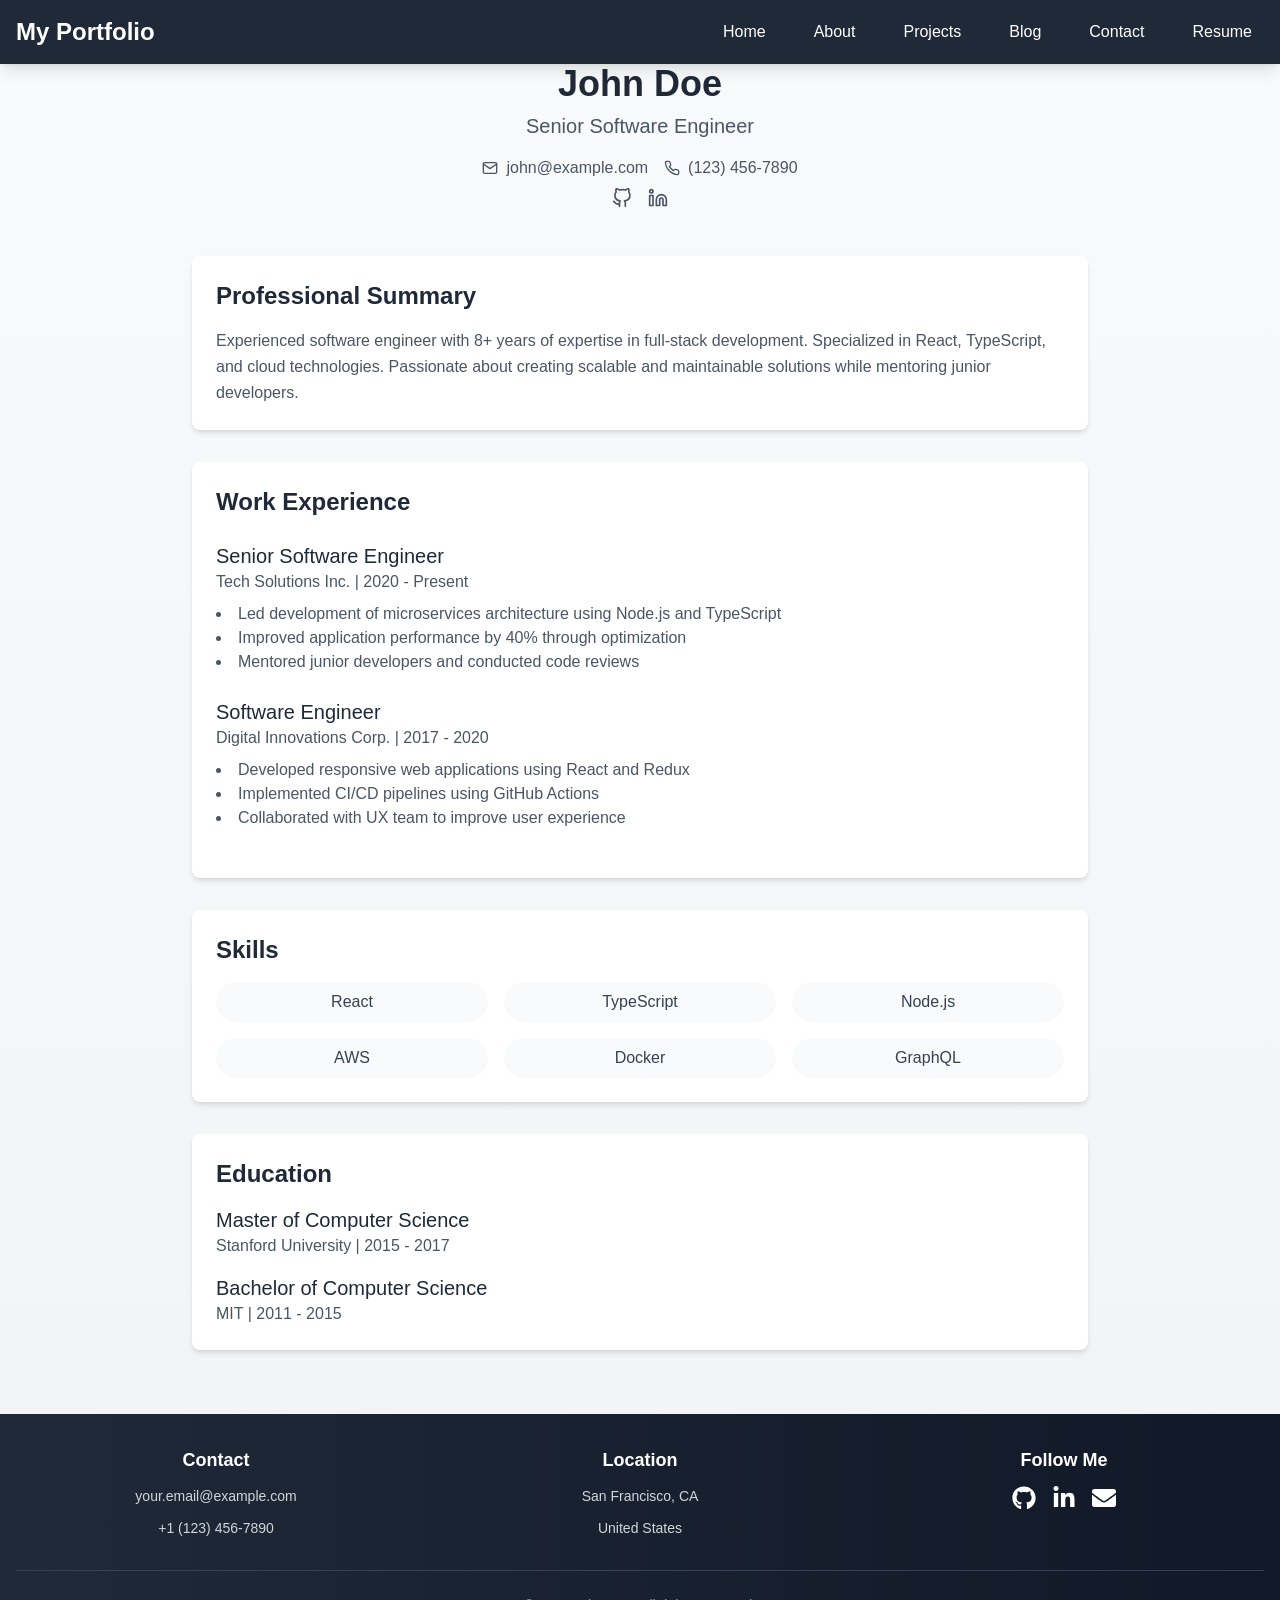
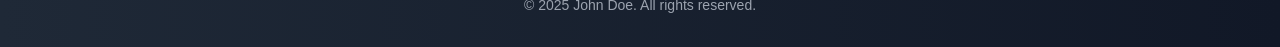
<file: resume.html>
<!DOCTYPE html><html lang="en"><head><meta charSet="utf-8"/><meta name="viewport" content="width=device-width, initial-scale=1"/><link rel="stylesheet" href="/_next/static/css/cdbf1995b0757083.css" data-precedence="next"/><link rel="preload" as="script" fetchPriority="low" href="/_next/static/chunks/webpack-2fdd60e345297184.js"/><script src="/_next/static/chunks/4bd1b696-49dfdb1645950f8a.js" async=""></script><script src="/_next/static/chunks/517-5a35f07c4dcc95cc.js" async=""></script><script src="/_next/static/chunks/main-app-e2f3ad6fe39d36af.js" async=""></script><script src="/_next/static/chunks/173-c8fa7a1219ee7cb6.js" async=""></script><script src="/_next/static/chunks/app/layout-0e1d8216011a2893.js" async=""></script><script src="/_next/static/chunks/ee560e2c-32b9ff10744bd1ff.js" async=""></script><script src="/_next/static/chunks/863-b717353248c7f4b6.js" async=""></script><script src="/_next/static/chunks/app/resume/page-68321db61a003a97.js" async=""></script><title>Mehdi Salmanzadeh - Portfolio</title><meta name="description" content="Web Developer &amp; Software Engineer - A showcase of my projects and skills in full-stack development, featuring expertise in React, Next.js, and TypeScript"/><link rel="icon" href="/favicon.ico" type="image/x-icon" sizes="16x16"/><script src="/_next/static/chunks/polyfills-42372ed130431b0a.js" noModule=""></script></head><body class="__variable_4d318d __variable_ea5f4b antialiased"><nav class="fixed w-full bg-gray-800 text-white py-4 z-50 shadow-lg"><div class="container mx-auto px-4 flex justify-between items-center"><div class="text-2xl font-bold hover:text-blue-400 transition-colors"><a href="/">My Portfolio</a></div><button class="md:hidden"><svg class="w-6 h-6" fill="none" stroke="currentColor" viewBox="0 0 24 24"><path stroke-linecap="round" stroke-linejoin="round" stroke-width="2" d="M4 6h16M4 12h16M4 18h16"></path></svg></button><ul class="hidden md:flex space-x-6"><li><a class="hover:text-blue-400 transition-colors py-2 px-3 rounded-md hover:bg-gray-700" href="/">Home</a></li><li><a class="hover:text-blue-400 transition-colors py-2 px-3 rounded-md hover:bg-gray-700" href="/about">About</a></li><li><a class="hover:text-blue-400 transition-colors py-2 px-3 rounded-md hover:bg-gray-700" href="/projects">Projects</a></li><li><a class="hover:text-blue-400 transition-colors py-2 px-3 rounded-md hover:bg-gray-700" href="/blog">Blog</a></li><li><a class="hover:text-blue-400 transition-colors py-2 px-3 rounded-md hover:bg-gray-700" href="/contact">Contact</a></li><li><a class="hover:text-blue-400 transition-colors py-2 px-3 rounded-md hover:bg-gray-700" href="/resume">Resume</a></li></ul></div><div class="hidden md:hidden bg-gray-700 absolute w-full"><ul class="px-4 py-2 space-y-2"><li><a class="block py-2 px-3 hover:bg-gray-600 rounded-md transition-colors" href="/">Home</a></li><li><a class="block py-2 px-3 hover:bg-gray-600 rounded-md transition-colors" href="/about">About</a></li><li><a class="block py-2 px-3 hover:bg-gray-600 rounded-md transition-colors" href="/projects">Projects</a></li><li><a class="block py-2 px-3 hover:bg-gray-600 rounded-md transition-colors" href="/blog">Blog</a></li><li><a class="block py-2 px-3 hover:bg-gray-600 rounded-md transition-colors" href="/contact">Contact</a></li><li><a class="block py-2 px-3 hover:bg-gray-600 rounded-md transition-colors" href="/resume">Resume</a></li></ul></div></nav><main class="min-h-screen bg-gradient-to-b from-gray-50 to-gray-100 py-16 px-4 sm:px-6 lg:px-8"><div class="max-w-4xl mx-auto" style="opacity:0;transform:translateY(20px)"><header class="text-center mb-12"><h1 class="text-4xl font-bold text-gray-800 mb-2">John Doe</h1><h2 class="text-xl text-gray-600 mb-4">Senior Software Engineer</h2><div class="flex justify-center space-x-4 text-gray-600"><a href="mailto:john@example.com" class="flex items-center hover:text-blue-600"><svg stroke="currentColor" fill="none" stroke-width="2" viewBox="0 0 24 24" stroke-linecap="round" stroke-linejoin="round" class="mr-2" height="1em" width="1em" xmlns="http://www.w3.org/2000/svg"><path d="M4 4h16c1.1 0 2 .9 2 2v12c0 1.1-.9 2-2 2H4c-1.1 0-2-.9-2-2V6c0-1.1.9-2 2-2z"></path><polyline points="22,6 12,13 2,6"></polyline></svg> john@example.com</a><a href="tel:+1234567890" class="flex items-center hover:text-blue-600"><svg stroke="currentColor" fill="none" stroke-width="2" viewBox="0 0 24 24" stroke-linecap="round" stroke-linejoin="round" class="mr-2" height="1em" width="1em" xmlns="http://www.w3.org/2000/svg"><path d="M22 16.92v3a2 2 0 0 1-2.18 2 19.79 19.79 0 0 1-8.63-3.07 19.5 19.5 0 0 1-6-6 19.79 19.79 0 0 1-3.07-8.67A2 2 0 0 1 4.11 2h3a2 2 0 0 1 2 1.72 12.84 12.84 0 0 0 .7 2.81 2 2 0 0 1-.45 2.11L8.09 9.91a16 16 0 0 0 6 6l1.27-1.27a2 2 0 0 1 2.11-.45 12.84 12.84 0 0 0 2.81.7A2 2 0 0 1 22 16.92z"></path></svg> (123) 456-7890</a></div><div class="flex justify-center space-x-4 mt-2"><a href="https://github.com" class="text-gray-600 hover:text-blue-600"><svg stroke="currentColor" fill="none" stroke-width="2" viewBox="0 0 24 24" stroke-linecap="round" stroke-linejoin="round" height="20" width="20" xmlns="http://www.w3.org/2000/svg"><path d="M9 19c-5 1.5-5-2.5-7-3m14 6v-3.87a3.37 3.37 0 0 0-.94-2.61c3.14-.35 6.44-1.54 6.44-7A5.44 5.44 0 0 0 20 4.77 5.07 5.07 0 0 0 19.91 1S18.73.65 16 2.48a13.38 13.38 0 0 0-7 0C6.27.65 5.09 1 5.09 1A5.07 5.07 0 0 0 5 4.77a5.44 5.44 0 0 0-1.5 3.78c0 5.42 3.3 6.61 6.44 7A3.37 3.37 0 0 0 9 18.13V22"></path></svg></a><a href="https://linkedin.com" class="text-gray-600 hover:text-blue-600"><svg stroke="currentColor" fill="none" stroke-width="2" viewBox="0 0 24 24" stroke-linecap="round" stroke-linejoin="round" height="20" width="20" xmlns="http://www.w3.org/2000/svg"><path d="M16 8a6 6 0 0 1 6 6v7h-4v-7a2 2 0 0 0-2-2 2 2 0 0 0-2 2v7h-4v-7a6 6 0 0 1 6-6z"></path><rect x="2" y="9" width="4" height="12"></rect><circle cx="4" cy="4" r="2"></circle></svg></a></div></header><section class="bg-white rounded-lg shadow-md p-6 mb-8"><h3 class="text-2xl font-semibold text-gray-800 mb-4">Professional Summary</h3><p class="text-gray-600 leading-relaxed">Experienced software engineer with 8+ years of expertise in full-stack development. Specialized in React, TypeScript, and cloud technologies. Passionate about creating scalable and maintainable solutions while mentoring junior developers.</p></section><section class="bg-white rounded-lg shadow-md p-6 mb-8"><h3 class="text-2xl font-semibold text-gray-800 mb-6">Work Experience</h3><div class="mb-6"><h4 class="text-xl font-medium text-gray-800">Senior Software Engineer</h4><p class="text-gray-600">Tech Solutions Inc. | 2020 - Present</p><ul class="mt-2 list-disc list-inside text-gray-600"><li>Led development of microservices architecture using Node.js and TypeScript</li><li>Improved application performance by 40% through optimization</li><li>Mentored junior developers and conducted code reviews</li></ul></div><div class="mb-6"><h4 class="text-xl font-medium text-gray-800">Software Engineer</h4><p class="text-gray-600">Digital Innovations Corp. | 2017 - 2020</p><ul class="mt-2 list-disc list-inside text-gray-600"><li>Developed responsive web applications using React and Redux</li><li>Implemented CI/CD pipelines using GitHub Actions</li><li>Collaborated with UX team to improve user experience</li></ul></div></section><section class="bg-white rounded-lg shadow-md p-6 mb-8"><h3 class="text-2xl font-semibold text-gray-800 mb-4">Skills</h3><div class="grid grid-cols-2 md:grid-cols-3 gap-4"><div class="bg-gray-50 rounded-full px-4 py-2 text-center text-gray-700">React</div><div class="bg-gray-50 rounded-full px-4 py-2 text-center text-gray-700">TypeScript</div><div class="bg-gray-50 rounded-full px-4 py-2 text-center text-gray-700">Node.js</div><div class="bg-gray-50 rounded-full px-4 py-2 text-center text-gray-700">AWS</div><div class="bg-gray-50 rounded-full px-4 py-2 text-center text-gray-700">Docker</div><div class="bg-gray-50 rounded-full px-4 py-2 text-center text-gray-700">GraphQL</div></div></section><section class="bg-white rounded-lg shadow-md p-6"><h3 class="text-2xl font-semibold text-gray-800 mb-4">Education</h3><div class="mb-4"><h4 class="text-xl font-medium text-gray-800">Master of Computer Science</h4><p class="text-gray-600">Stanford University | 2015 - 2017</p></div><div><h4 class="text-xl font-medium text-gray-800">Bachelor of Computer Science</h4><p class="text-gray-600">MIT | 2011 - 2015</p></div></section></div></main><footer class="bg-gradient-to-r from-gray-800 to-gray-900 text-white py-8 shadow-lg"><div class="container mx-auto text-center px-4"><div class="grid grid-cols-1 md:grid-cols-3 gap-6 mb-8"><div class="space-y-3"><h3 class="font-semibold text-lg">Contact</h3><p class="text-gray-300 text-sm">your.email@example.com</p><p class="text-gray-300 text-sm">+1 (123) 456-7890</p></div><div class="space-y-3"><h3 class="font-semibold text-lg">Location</h3><p class="text-gray-300 text-sm">San Francisco, CA</p><p class="text-gray-300 text-sm">United States</p></div><div class="space-y-3"><h3 class="font-semibold text-lg">Follow Me</h3><div class="flex justify-center space-x-4"><a href="https://github.com" target="_blank" rel="noopener noreferrer" class="hover:text-blue-400 transition-colors duration-300"><svg stroke="currentColor" fill="currentColor" stroke-width="0" viewBox="0 0 496 512" class="text-2xl" height="1em" width="1em" xmlns="http://www.w3.org/2000/svg"><path d="M165.9 397.4c0 2-2.3 3.6-5.2 3.6-3.3.3-5.6-1.3-5.6-3.6 0-2 2.3-3.6 5.2-3.6 3-.3 5.6 1.3 5.6 3.6zm-31.1-4.5c-.7 2 1.3 4.3 4.3 4.9 2.6 1 5.6 0 6.2-2s-1.3-4.3-4.3-5.2c-2.6-.7-5.5.3-6.2 2.3zm44.2-1.7c-2.9.7-4.9 2.6-4.6 4.9.3 2 2.9 3.3 5.9 2.6 2.9-.7 4.9-2.6 4.6-4.6-.3-1.9-3-3.2-5.9-2.9zM244.8 8C106.1 8 0 113.3 0 252c0 110.9 69.8 205.8 169.5 239.2 12.8 2.3 17.3-5.6 17.3-12.1 0-6.2-.3-40.4-.3-61.4 0 0-70 15-84.7-29.8 0 0-11.4-29.1-27.8-36.6 0 0-22.9-15.7 1.6-15.4 0 0 24.9 2 38.6 25.8 21.9 38.6 58.6 27.5 72.9 20.9 2.3-16 8.8-27.1 16-33.7-55.9-6.2-112.3-14.3-112.3-110.5 0-27.5 7.6-41.3 23.6-58.9-2.6-6.5-11.1-33.3 2.6-67.9 20.9-6.5 69 27 69 27 20-5.6 41.5-8.5 62.8-8.5s42.8 2.9 62.8 8.5c0 0 48.1-33.6 69-27 13.7 34.7 5.2 61.4 2.6 67.9 16 17.7 25.8 31.5 25.8 58.9 0 96.5-58.9 104.2-114.8 110.5 9.2 7.9 17 22.9 17 46.4 0 33.7-.3 75.4-.3 83.6 0 6.5 4.6 14.4 17.3 12.1C428.2 457.8 496 362.9 496 252 496 113.3 383.5 8 244.8 8zM97.2 352.9c-1.3 1-1 3.3.7 5.2 1.6 1.6 3.9 2.3 5.2 1 1.3-1 1-3.3-.7-5.2-1.6-1.6-3.9-2.3-5.2-1zm-10.8-8.1c-.7 1.3.3 2.9 2.3 3.9 1.6 1 3.6.7 4.3-.7.7-1.3-.3-2.9-2.3-3.9-2-.6-3.6-.3-4.3.7zm32.4 35.6c-1.6 1.3-1 4.3 1.3 6.2 2.3 2.3 5.2 2.6 6.5 1 1.3-1.3.7-4.3-1.3-6.2-2.2-2.3-5.2-2.6-6.5-1zm-11.4-14.7c-1.6 1-1.6 3.6 0 5.9 1.6 2.3 4.3 3.3 5.6 2.3 1.6-1.3 1.6-3.9 0-6.2-1.4-2.3-4-3.3-5.6-2z"></path></svg></a><a href="https://linkedin.com" target="_blank" rel="noopener noreferrer" class="hover:text-blue-400 transition-colors duration-300"><svg stroke="currentColor" fill="currentColor" stroke-width="0" viewBox="0 0 448 512" class="text-2xl" height="1em" width="1em" xmlns="http://www.w3.org/2000/svg"><path d="M100.28 448H7.4V148.9h92.88zM53.79 108.1C24.09 108.1 0 83.5 0 53.8a53.79 53.79 0 0 1 107.58 0c0 29.7-24.1 54.3-53.79 54.3zM447.9 448h-92.68V302.4c0-34.7-.7-79.2-48.29-79.2-48.29 0-55.69 37.7-55.69 76.7V448h-92.78V148.9h89.08v40.8h1.3c12.4-23.5 42.69-48.3 87.88-48.3 94 0 111.28 61.9 111.28 142.3V448z"></path></svg></a><a href="mailto:your.email@example.com" class="hover:text-blue-400 transition-colors duration-300"><svg stroke="currentColor" fill="currentColor" stroke-width="0" viewBox="0 0 512 512" class="text-2xl" height="1em" width="1em" xmlns="http://www.w3.org/2000/svg"><path d="M502.3 190.8c3.9-3.1 9.7-.2 9.7 4.7V400c0 26.5-21.5 48-48 48H48c-26.5 0-48-21.5-48-48V195.6c0-5 5.7-7.8 9.7-4.7 22.4 17.4 52.1 39.5 154.1 113.6 21.1 15.4 56.7 47.8 92.2 47.6 35.7.3 72-32.8 92.3-47.6 102-74.1 131.6-96.3 154-113.7zM256 320c23.2.4 56.6-29.2 73.4-41.4 132.7-96.3 142.8-104.7 173.4-128.7 5.8-4.5 9.2-11.5 9.2-18.9v-19c0-26.5-21.5-48-48-48H48C21.5 64 0 85.5 0 112v19c0 7.4 3.4 14.3 9.2 18.9 30.6 23.9 40.7 32.4 173.4 128.7 16.8 12.2 50.2 41.8 73.4 41.4z"></path></svg></a></div></div></div><div class="border-t border-gray-700 pt-6"><p class="text-sm text-gray-400">© <!-- -->2025<!-- --> John Doe. All rights reserved.</p></div></div></footer><script src="/_next/static/chunks/webpack-2fdd60e345297184.js" async=""></script><script>(self.__next_f=self.__next_f||[]).push([0])</script><script>self.__next_f.push([1,"1:\"$Sreact.fragment\"\n2:I[6074,[\"173\",\"static/chunks/173-c8fa7a1219ee7cb6.js\",\"177\",\"static/chunks/app/layout-0e1d8216011a2893.js\"],\"default\"]\n3:I[5244,[],\"\"]\n4:I[3866,[],\"\"]\n6:I[7033,[],\"ClientPageRoot\"]\n7:I[3802,[\"844\",\"static/chunks/ee560e2c-32b9ff10744bd1ff.js\",\"863\",\"static/chunks/863-b717353248c7f4b6.js\",\"736\",\"static/chunks/app/resume/page-68321db61a003a97.js\"],\"default\"]\na:I[6213,[],\"OutletBoundary\"]\nc:I[6213,[],\"MetadataBoundary\"]\ne:I[6213,[],\"ViewportBoundary\"]\n10:I[4835,[],\"\"]\n:HL[\"/_next/static/css/cdbf1995b0757083.css\",\"style\"]\n5:T518,M165.9 397.4c0 2-2.3 3.6-5.2 3.6-3.3.3-5.6-1.3-5.6-3.6 0-2 2.3-3.6 5.2-3.6 3-.3 5.6 1.3 5.6 3.6zm-31.1-4.5c-.7 2 1.3 4.3 4.3 4.9 2.6 1 5.6 0 6.2-2s-1.3-4.3-4.3-5.2c-2.6-.7-5.5.3-6.2 2.3zm44.2-1.7c-2.9.7-4.9 2.6-4.6 4.9.3 2 2.9 3.3 5.9 2.6 2.9-.7 4.9-2.6 4.6-4.6-.3-1.9-3-3.2-5.9-2.9zM244.8 8C106.1 8 0 113.3 0 252c0 110.9 69.8 205.8 169.5 239.2 12.8 2.3 17.3-5.6 17.3-12.1 0-6.2-.3-40.4-.3-61.4 0 0-70 15-84.7-29.8 0 0-11.4-29.1-27.8-36.6 0 0-22.9-15.7 1.6-15.4 0 0 24.9 2 38.6 25.8 21.9 38.6 58.6 27.5 72.9 20.9 2.3-16 8.8-27.1 16-33.7-55.9-6.2-112.3-14.3-112.3-110.5 0-27.5 7.6-41.3 23.6-58.9-2.6-6.5-11.1-33.3 2.6-67.9 20.9-6.5 69 27 69 27 20-5.6 41.5-8.5 62.8-8.5s42.8 2.9 62.8 8.5c0 0 48.1-33.6 69-27 13.7 34.7 5.2 61.4 2.6 67.9 16 17.7 25.8 31.5 25.8 58.9 0 96.5-58.9 104.2-114.8 110.5 9.2 7.9 17 22.9 17 46.4 0 33.7-.3 75.4-.3 83.6 0 6.5 4.6 14.4 17.3 12.1C428.2 457.8 496 362.9 496 252 496 113.3 383.5 8 244.8 8zM97.2 352.9c-1.3 1-1 3.3.7 5.2 1.6 1.6 3.9 2.3 5.2 1 1.3-1 1-3.3-.7-5.2-1.6-1.6-3.9-2.3-5.2-1zm-10.8-8.1c-.7 1.3.3 2.9 2.3 3.9 1.6 1 3.6.7 4.3-.7.7-1.3-.3-2.9-2.3-3.9-2-.6-3.6-.3-4.3.7zm32.4 35.6c-1.6 1.3-1 4.3 1.3 6.2 2.3 2.3 5.2 2.6 6.5 1 1.3-1.3.7-4.3-1.3-6.2-2.2-2.3-5.2-2.6-6.5-1zm-11.4-14.7c-1.6 1-1.6 3.6 0 5.9 1.6 2.3 4.3 3.3 5.6 2.3 1.6-1.3 1.6-3.9 0-6.2-1.4-2.3-4-3.3-5.6-2z"])</script><script>self.__next_f.push([1,"0:{\"P\":null,\"b\":\"uPR-_An-Mql5HDGte5W6T\",\"p\":\"\",\"c\":[\"\",\"resume\"],\"i\":false,\"f\":[[[\"\",{\"children\":[\"resume\",{\"children\":[\"__PAGE__\",{}]}]},\"$undefined\",\"$undefined\",true],[\"\",[\"$\",\"$1\",\"c\",{\"children\":[[[\"$\",\"link\",\"0\",{\"rel\":\"stylesheet\",\"href\":\"/_next/static/css/cdbf1995b0757083.css\",\"precedence\":\"next\",\"crossOrigin\":\"$undefined\",\"nonce\":\"$undefined\"}]],[\"$\",\"html\",null,{\"lang\":\"en\",\"children\":[\"$\",\"body\",null,{\"className\":\"__variable_4d318d __variable_ea5f4b antialiased\",\"children\":[[\"$\",\"$L2\",null,{}],[\"$\",\"$L3\",null,{\"parallelRouterKey\":\"children\",\"segmentPath\":[\"children\"],\"error\":\"$undefined\",\"errorStyles\":\"$undefined\",\"errorScripts\":\"$undefined\",\"template\":[\"$\",\"$L4\",null,{}],\"templateStyles\":\"$undefined\",\"templateScripts\":\"$undefined\",\"notFound\":[[],[[\"$\",\"title\",null,{\"children\":\"404: This page could not be found.\"}],[\"$\",\"div\",null,{\"style\":{\"fontFamily\":\"system-ui,\\\"Segoe UI\\\",Roboto,Helvetica,Arial,sans-serif,\\\"Apple Color Emoji\\\",\\\"Segoe UI Emoji\\\"\",\"height\":\"100vh\",\"textAlign\":\"center\",\"display\":\"flex\",\"flexDirection\":\"column\",\"alignItems\":\"center\",\"justifyContent\":\"center\"},\"children\":[\"$\",\"div\",null,{\"children\":[[\"$\",\"style\",null,{\"dangerouslySetInnerHTML\":{\"__html\":\"body{color:#000;background:#fff;margin:0}.next-error-h1{border-right:1px solid rgba(0,0,0,.3)}@media (prefers-color-scheme:dark){body{color:#fff;background:#000}.next-error-h1{border-right:1px solid rgba(255,255,255,.3)}}\"}}],[\"$\",\"h1\",null,{\"className\":\"next-error-h1\",\"style\":{\"display\":\"inline-block\",\"margin\":\"0 20px 0 0\",\"padding\":\"0 23px 0 0\",\"fontSize\":24,\"fontWeight\":500,\"verticalAlign\":\"top\",\"lineHeight\":\"49px\"},\"children\":404}],[\"$\",\"div\",null,{\"style\":{\"display\":\"inline-block\"},\"children\":[\"$\",\"h2\",null,{\"style\":{\"fontSize\":14,\"fontWeight\":400,\"lineHeight\":\"49px\",\"margin\":0},\"children\":\"This page could not be found.\"}]}]]}]}]]],\"forbidden\":\"$undefined\",\"unauthorized\":\"$undefined\"}],[\"$\",\"footer\",null,{\"className\":\"bg-gradient-to-r from-gray-800 to-gray-900 text-white py-8 shadow-lg\",\"children\":[\"$\",\"div\",null,{\"className\":\"container mx-auto text-center px-4\",\"children\":[[\"$\",\"div\",null,{\"className\":\"grid grid-cols-1 md:grid-cols-3 gap-6 mb-8\",\"children\":[[\"$\",\"div\",null,{\"className\":\"space-y-3\",\"children\":[[\"$\",\"h3\",null,{\"className\":\"font-semibold text-lg\",\"children\":\"Contact\"}],[\"$\",\"p\",null,{\"className\":\"text-gray-300 text-sm\",\"children\":\"your.email@example.com\"}],[\"$\",\"p\",null,{\"className\":\"text-gray-300 text-sm\",\"children\":\"+1 (123) 456-7890\"}]]}],[\"$\",\"div\",null,{\"className\":\"space-y-3\",\"children\":[[\"$\",\"h3\",null,{\"className\":\"font-semibold text-lg\",\"children\":\"Location\"}],[\"$\",\"p\",null,{\"className\":\"text-gray-300 text-sm\",\"children\":\"San Francisco, CA\"}],[\"$\",\"p\",null,{\"className\":\"text-gray-300 text-sm\",\"children\":\"United States\"}]]}],[\"$\",\"div\",null,{\"className\":\"space-y-3\",\"children\":[[\"$\",\"h3\",null,{\"className\":\"font-semibold text-lg\",\"children\":\"Follow Me\"}],[\"$\",\"div\",null,{\"className\":\"flex justify-center space-x-4\",\"children\":[[\"$\",\"a\",null,{\"href\":\"https://github.com\",\"target\":\"_blank\",\"rel\":\"noopener noreferrer\",\"className\":\"hover:text-blue-400 transition-colors duration-300\",\"children\":[\"$\",\"svg\",null,{\"stroke\":\"currentColor\",\"fill\":\"currentColor\",\"strokeWidth\":\"0\",\"viewBox\":\"0 0 496 512\",\"className\":\"text-2xl\",\"children\":[\"$undefined\",[[\"$\",\"path\",\"0\",{\"d\":\"$5\",\"children\":[]}]]],\"style\":{\"color\":\"$undefined\"},\"height\":\"1em\",\"width\":\"1em\",\"xmlns\":\"http://www.w3.org/2000/svg\"}]}],[\"$\",\"a\",null,{\"href\":\"https://linkedin.com\",\"target\":\"_blank\",\"rel\":\"noopener noreferrer\",\"className\":\"hover:text-blue-400 transition-colors duration-300\",\"children\":[\"$\",\"svg\",null,{\"stroke\":\"currentColor\",\"fill\":\"currentColor\",\"strokeWidth\":\"0\",\"viewBox\":\"0 0 448 512\",\"className\":\"text-2xl\",\"children\":[\"$undefined\",[[\"$\",\"path\",\"0\",{\"d\":\"M100.28 448H7.4V148.9h92.88zM53.79 108.1C24.09 108.1 0 83.5 0 53.8a53.79 53.79 0 0 1 107.58 0c0 29.7-24.1 54.3-53.79 54.3zM447.9 448h-92.68V302.4c0-34.7-.7-79.2-48.29-79.2-48.29 0-55.69 37.7-55.69 76.7V448h-92.78V148.9h89.08v40.8h1.3c12.4-23.5 42.69-48.3 87.88-48.3 94 0 111.28 61.9 111.28 142.3V448z\",\"children\":[]}]]],\"style\":{\"color\":\"$undefined\"},\"height\":\"1em\",\"width\":\"1em\",\"xmlns\":\"http://www.w3.org/2000/svg\"}]}],[\"$\",\"a\",null,{\"href\":\"mailto:your.email@example.com\",\"className\":\"hover:text-blue-400 transition-colors duration-300\",\"children\":[\"$\",\"svg\",null,{\"stroke\":\"currentColor\",\"fill\":\"currentColor\",\"strokeWidth\":\"0\",\"viewBox\":\"0 0 512 512\",\"className\":\"text-2xl\",\"children\":[\"$undefined\",[[\"$\",\"path\",\"0\",{\"d\":\"M502.3 190.8c3.9-3.1 9.7-.2 9.7 4.7V400c0 26.5-21.5 48-48 48H48c-26.5 0-48-21.5-48-48V195.6c0-5 5.7-7.8 9.7-4.7 22.4 17.4 52.1 39.5 154.1 113.6 21.1 15.4 56.7 47.8 92.2 47.6 35.7.3 72-32.8 92.3-47.6 102-74.1 131.6-96.3 154-113.7zM256 320c23.2.4 56.6-29.2 73.4-41.4 132.7-96.3 142.8-104.7 173.4-128.7 5.8-4.5 9.2-11.5 9.2-18.9v-19c0-26.5-21.5-48-48-48H48C21.5 64 0 85.5 0 112v19c0 7.4 3.4 14.3 9.2 18.9 30.6 23.9 40.7 32.4 173.4 128.7 16.8 12.2 50.2 41.8 73.4 41.4z\",\"children\":[]}]]],\"style\":{\"color\":\"$undefined\"},\"height\":\"1em\",\"width\":\"1em\",\"xmlns\":\"http://www.w3.org/2000/svg\"}]}]]}]]}]]}],[\"$\",\"div\",null,{\"className\":\"border-t border-gray-700 pt-6\",\"children\":[\"$\",\"p\",null,{\"className\":\"text-sm text-gray-400\",\"children\":[\"© \",2025,\" John Doe. All rights reserved.\"]}]}]]}]}]]}]}]]}],{\"children\":[\"resume\",[\"$\",\"$1\",\"c\",{\"children\":[null,[\"$\",\"$L3\",null,{\"parallelRouterKey\":\"children\",\"segmentPath\":[\"children\",\"resume\",\"children\"],\"error\":\"$undefined\",\"errorStyles\":\"$undefined\",\"errorScripts\":\"$undefined\",\"template\":[\"$\",\"$L4\",null,{}],\"templateStyles\":\"$undefined\",\"templateScripts\":\"$undefined\",\"notFound\":\"$undefined\",\"forbidden\":\"$undefined\",\"unauthorized\":\"$undefined\"}]]}],{\"children\":[\"__PAGE__\",[\"$\",\"$1\",\"c\",{\"children\":[[\"$\",\"$L6\",null,{\"Component\":\"$7\",\"searchParams\":{},\"params\":{},\"promises\":[\"$@8\",\"$@9\"]}],null,[\"$\",\"$La\",null,{\"children\":\"$Lb\"}]]}],{},null,false]},null,false]},null,false],[\"$\",\"$1\",\"h\",{\"children\":[null,[\"$\",\"$1\",\"kDy_TCtfBViVQaP_TrfQi\",{\"children\":[[\"$\",\"$Lc\",null,{\"children\":\"$Ld\"}],[\"$\",\"$Le\",null,{\"children\":\"$Lf\"}],null]}]]}],false]],\"m\":\"$undefined\",\"G\":[\"$10\",\"$undefined\"],\"s\":false,\"S\":true}\n"])</script><script>self.__next_f.push([1,"8:{}\n9:{}\n"])</script><script>self.__next_f.push([1,"f:[[\"$\",\"meta\",\"0\",{\"name\":\"viewport\",\"content\":\"width=device-width, initial-scale=1\"}]]\nd:[[\"$\",\"meta\",\"0\",{\"charSet\":\"utf-8\"}],[\"$\",\"title\",\"1\",{\"children\":\"Mehdi Salmanzadeh - Portfolio\"}],[\"$\",\"meta\",\"2\",{\"name\":\"description\",\"content\":\"Web Developer \u0026 Software Engineer - A showcase of my projects and skills in full-stack development, featuring expertise in React, Next.js, and TypeScript\"}],[\"$\",\"link\",\"3\",{\"rel\":\"icon\",\"href\":\"/favicon.ico\",\"type\":\"image/x-icon\",\"sizes\":\"16x16\"}]]\n"])</script><script>self.__next_f.push([1,"b:null\n"])</script></body></html>
</file>
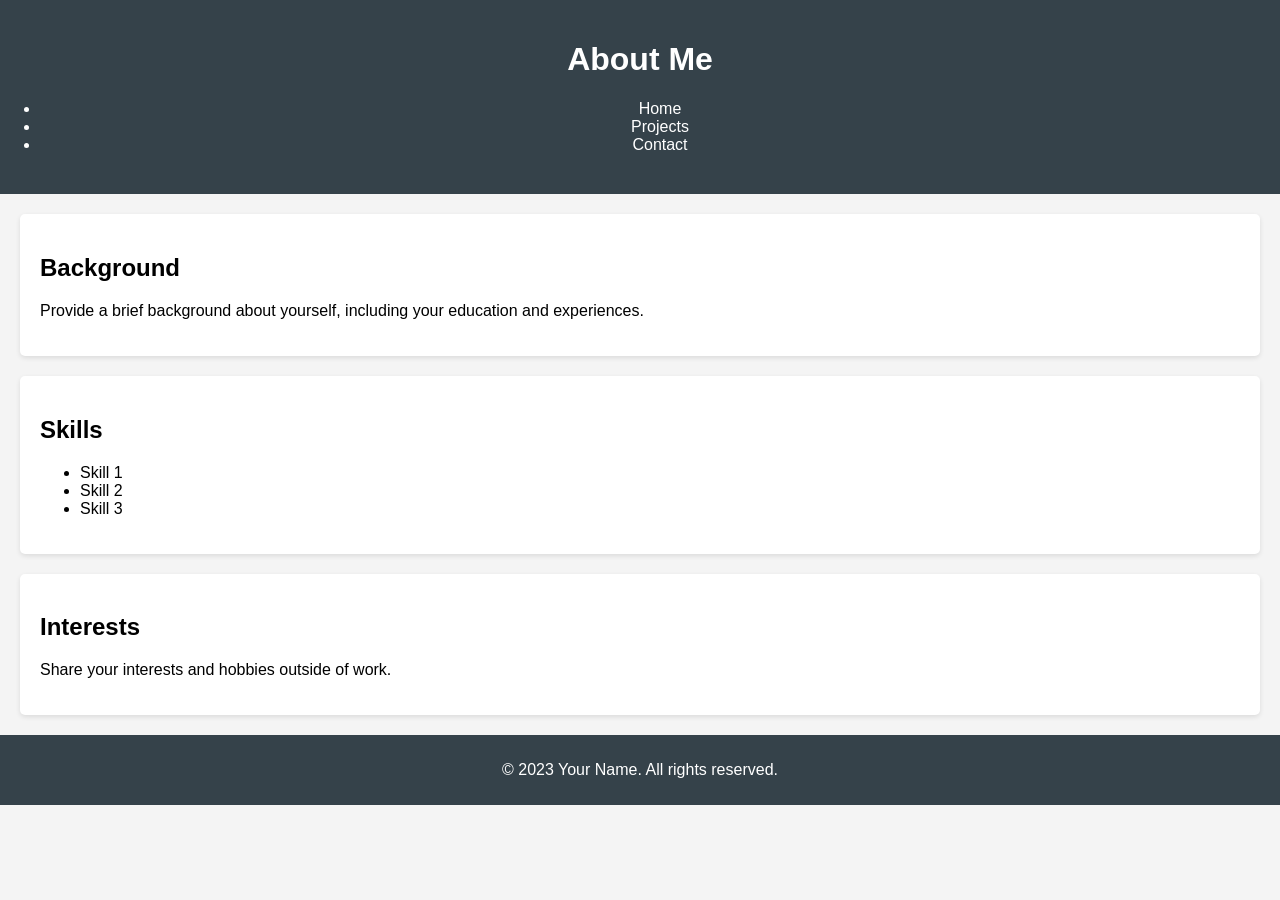
<file: my-portfolio/about.html>
<!DOCTYPE html>
<html lang="en">
<head>
    <meta charset="UTF-8">
    <meta name="viewport" content="width=device-width, initial-scale=1.0">
    <title>About Me</title>
    <link rel="stylesheet" href="css/styles.css">
</head>
<body>
    <header>
        <h1>About Me</h1>
        <nav>
            <ul>
                <li><a href="index.html">Home</a></li>
                <li><a href="projects.html">Projects</a></li>
                <li><a href="contact.html">Contact</a></li>
            </ul>
        </nav>
    </header>
    <main>
        <section>
            <h2>Background</h2>
            <p>Provide a brief background about yourself, including your education and experiences.</p>
        </section>
        <section>
            <h2>Skills</h2>
            <ul>
                <li>Skill 1</li>
                <li>Skill 2</li>
                <li>Skill 3</li>
            </ul>
        </section>
        <section>
            <h2>Interests</h2>
            <p>Share your interests and hobbies outside of work.</p>
        </section>
    </main>
    <footer>
        <p>&copy; 2023 Your Name. All rights reserved.</p>
    </footer>
</body>
</html>
</file>
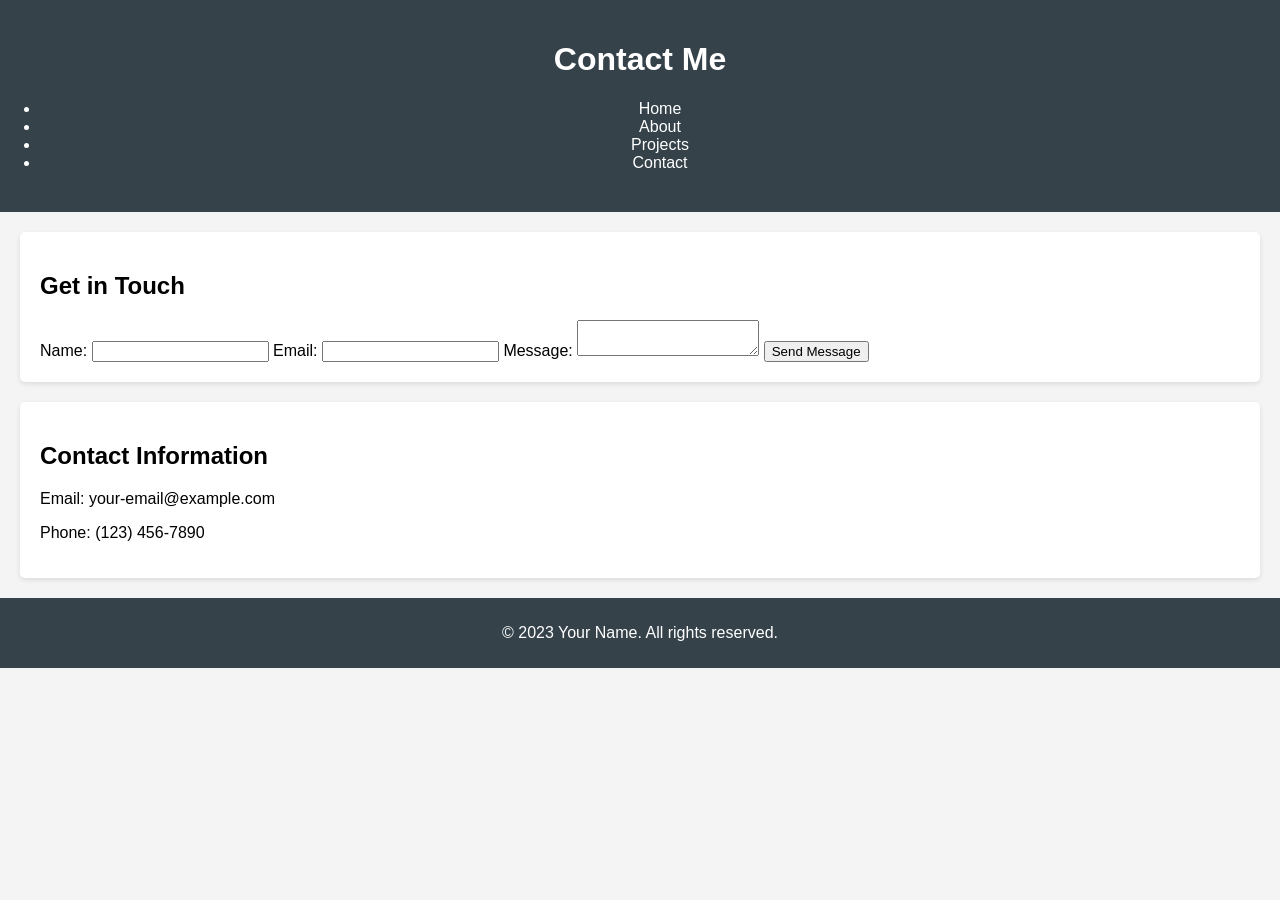
<file: my-portfolio/contact.html>
<!DOCTYPE html>
<html lang="en">
<head>
    <meta charset="UTF-8">
    <meta name="viewport" content="width=device-width, initial-scale=1.0">
    <title>Contact Me</title>
    <link rel="stylesheet" href="css/styles.css">
</head>
<body>
    <header>
        <h1>Contact Me</h1>
        <nav>
            <ul>
                <li><a href="index.html">Home</a></li>
                <li><a href="about.html">About</a></li>
                <li><a href="projects.html">Projects</a></li>
                <li><a href="contact.html">Contact</a></li>
            </ul>
        </nav>
    </header>
    <main>
        <section>
            <h2>Get in Touch</h2>
            <form action="#" method="post">
                <label for="name">Name:</label>
                <input type="text" id="name" name="name" required>
                
                <label for="email">Email:</label>
                <input type="email" id="email" name="email" required>
                
                <label for="message">Message:</label>
                <textarea id="message" name="message" required></textarea>
                
                <button type="submit">Send Message</button>
            </form>
        </section>
        <section>
            <h2>Contact Information</h2>
            <p>Email: your-email@example.com</p>
            <p>Phone: (123) 456-7890</p>
        </section>
    </main>
    <footer>
        <p>&copy; 2023 Your Name. All rights reserved.</p>
    </footer>
    <script src="js/scripts.js"></script>
</body>
</html>
</file>
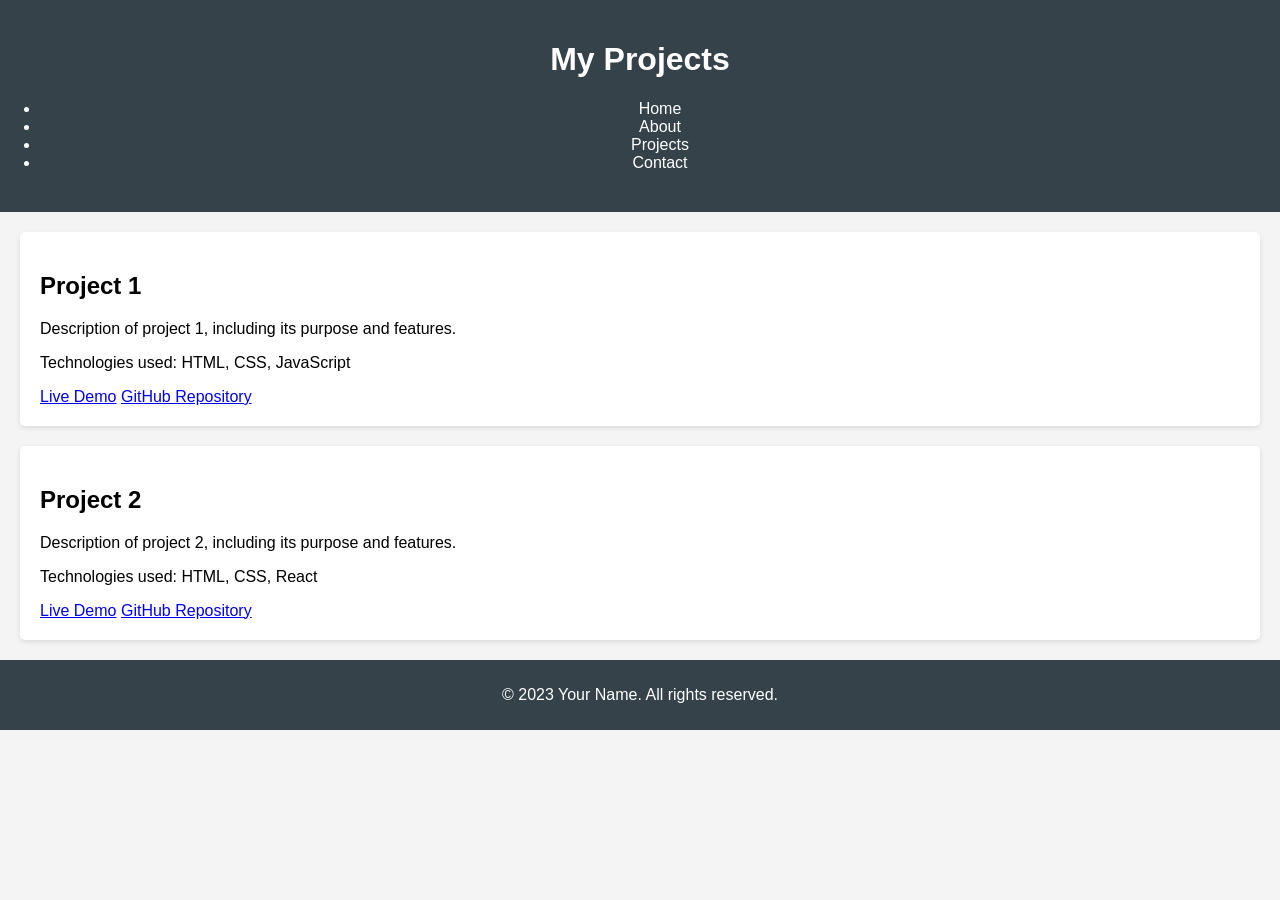
<file: my-portfolio/projects.html>
<!DOCTYPE html>
<html lang="en">
<head>
    <meta charset="UTF-8">
    <meta name="viewport" content="width=device-width, initial-scale=1.0">
    <title>My Projects</title>
    <link rel="stylesheet" href="css/styles.css">
</head>
<body>
    <header>
        <h1>My Projects</h1>
        <nav>
            <ul>
                <li><a href="index.html">Home</a></li>
                <li><a href="about.html">About</a></li>
                <li><a href="projects.html">Projects</a></li>
                <li><a href="contact.html">Contact</a></li>
            </ul>
        </nav>
    </header>
    <main>
        <section>
            <h2>Project 1</h2>
            <p>Description of project 1, including its purpose and features.</p>
            <p>Technologies used: HTML, CSS, JavaScript</p>
            <a href="https://link-to-live-demo.com" target="_blank">Live Demo</a>
            <a href="https://github.com/yourusername/project1" target="_blank">GitHub Repository</a>
        </section>
        <section>
            <h2>Project 2</h2>
            <p>Description of project 2, including its purpose and features.</p>
            <p>Technologies used: HTML, CSS, React</p>
            <a href="https://link-to-live-demo.com" target="_blank">Live Demo</a>
            <a href="https://github.com/yourusername/project2" target="_blank">GitHub Repository</a>
        </section>
        <!-- Add more projects as needed -->
    </main>
    <footer>
        <p>&copy; 2023 Your Name. All rights reserved.</p>
    </footer>
    <script src="js/scripts.js"></script>
</body>
</html>
</file>
<file: _next/static/css/cdbf1995b0757083.css>
@font-face{font-family:Geist;font-style:normal;font-weight:100 900;font-display:swap;src:url(/_next/static/media/ba015fad6dcf6784-s.woff2) format("woff2");unicode-range:u+0100-02ba,u+02bd-02c5,u+02c7-02cc,u+02ce-02d7,u+02dd-02ff,u+0304,u+0308,u+0329,u+1d00-1dbf,u+1e00-1e9f,u+1ef2-1eff,u+2020,u+20a0-20ab,u+20ad-20c0,u+2113,u+2c60-2c7f,u+a720-a7ff}@font-face{font-family:Geist;font-style:normal;font-weight:100 900;font-display:swap;src:url(/_next/static/media/569ce4b8f30dc480-s.p.woff2) format("woff2");unicode-range:u+00??,u+0131,u+0152-0153,u+02bb-02bc,u+02c6,u+02da,u+02dc,u+0304,u+0308,u+0329,u+2000-206f,u+20ac,u+2122,u+2191,u+2193,u+2212,u+2215,u+feff,u+fffd}@font-face{font-family:Geist Fallback;src:local("Arial");ascent-override:95.94%;descent-override:28.16%;line-gap-override:0.00%;size-adjust:104.76%}.__className_4d318d{font-family:Geist,Geist Fallback;font-style:normal}.__variable_4d318d{--font-geist-sans:"Geist","Geist Fallback"}@font-face{font-family:Geist Mono;font-style:normal;font-weight:100 900;font-display:swap;src:url(/_next/static/media/747892c23ea88013-s.woff2) format("woff2");unicode-range:u+0100-02ba,u+02bd-02c5,u+02c7-02cc,u+02ce-02d7,u+02dd-02ff,u+0304,u+0308,u+0329,u+1d00-1dbf,u+1e00-1e9f,u+1ef2-1eff,u+2020,u+20a0-20ab,u+20ad-20c0,u+2113,u+2c60-2c7f,u+a720-a7ff}@font-face{font-family:Geist Mono;font-style:normal;font-weight:100 900;font-display:swap;src:url(/_next/static/media/93f479601ee12b01-s.p.woff2) format("woff2");unicode-range:u+00??,u+0131,u+0152-0153,u+02bb-02bc,u+02c6,u+02da,u+02dc,u+0304,u+0308,u+0329,u+2000-206f,u+20ac,u+2122,u+2191,u+2193,u+2212,u+2215,u+feff,u+fffd}@font-face{font-family:Geist Mono Fallback;src:local("Arial");ascent-override:74.67%;descent-override:21.92%;line-gap-override:0.00%;size-adjust:134.59%}.__className_ea5f4b{font-family:Geist Mono,Geist Mono Fallback;font-style:normal}.__variable_ea5f4b{--font-geist-mono:"Geist Mono","Geist Mono Fallback"}*,:after,:before{--tw-border-spacing-x:0;--tw-border-spacing-y:0;--tw-translate-x:0;--tw-translate-y:0;--tw-rotate:0;--tw-skew-x:0;--tw-skew-y:0;--tw-scale-x:1;--tw-scale-y:1;--tw-pan-x: ;--tw-pan-y: ;--tw-pinch-zoom: ;--tw-scroll-snap-strictness:proximity;--tw-gradient-from-position: ;--tw-gradient-via-position: ;--tw-gradient-to-position: ;--tw-ordinal: ;--tw-slashed-zero: ;--tw-numeric-figure: ;--tw-numeric-spacing: ;--tw-numeric-fraction: ;--tw-ring-inset: ;--tw-ring-offset-width:0px;--tw-ring-offset-color:#fff;--tw-ring-color:rgba(59,130,246,.5);--tw-ring-offset-shadow:0 0 #0000;--tw-ring-shadow:0 0 #0000;--tw-shadow:0 0 #0000;--tw-shadow-colored:0 0 #0000;--tw-blur: ;--tw-brightness: ;--tw-contrast: ;--tw-grayscale: ;--tw-hue-rotate: ;--tw-invert: ;--tw-saturate: ;--tw-sepia: ;--tw-drop-shadow: ;--tw-backdrop-blur: ;--tw-backdrop-brightness: ;--tw-backdrop-contrast: ;--tw-backdrop-grayscale: ;--tw-backdrop-hue-rotate: ;--tw-backdrop-invert: ;--tw-backdrop-opacity: ;--tw-backdrop-saturate: ;--tw-backdrop-sepia: ;--tw-contain-size: ;--tw-contain-layout: ;--tw-contain-paint: ;--tw-contain-style: }::backdrop{--tw-border-spacing-x:0;--tw-border-spacing-y:0;--tw-translate-x:0;--tw-translate-y:0;--tw-rotate:0;--tw-skew-x:0;--tw-skew-y:0;--tw-scale-x:1;--tw-scale-y:1;--tw-pan-x: ;--tw-pan-y: ;--tw-pinch-zoom: ;--tw-scroll-snap-strictness:proximity;--tw-gradient-from-position: ;--tw-gradient-via-position: ;--tw-gradient-to-position: ;--tw-ordinal: ;--tw-slashed-zero: ;--tw-numeric-figure: ;--tw-numeric-spacing: ;--tw-numeric-fraction: ;--tw-ring-inset: ;--tw-ring-offset-width:0px;--tw-ring-offset-color:#fff;--tw-ring-color:rgba(59,130,246,.5);--tw-ring-offset-shadow:0 0 #0000;--tw-ring-shadow:0 0 #0000;--tw-shadow:0 0 #0000;--tw-shadow-colored:0 0 #0000;--tw-blur: ;--tw-brightness: ;--tw-contrast: ;--tw-grayscale: ;--tw-hue-rotate: ;--tw-invert: ;--tw-saturate: ;--tw-sepia: ;--tw-drop-shadow: ;--tw-backdrop-blur: ;--tw-backdrop-brightness: ;--tw-backdrop-contrast: ;--tw-backdrop-grayscale: ;--tw-backdrop-hue-rotate: ;--tw-backdrop-invert: ;--tw-backdrop-opacity: ;--tw-backdrop-saturate: ;--tw-backdrop-sepia: ;--tw-contain-size: ;--tw-contain-layout: ;--tw-contain-paint: ;--tw-contain-style: }/*
! tailwindcss v3.4.17 | MIT License | https://tailwindcss.com
*/*,:after,:before{box-sizing:border-box;border:0 solid #e5e7eb}:after,:before{--tw-content:""}:host,html{line-height:1.5;-webkit-text-size-adjust:100%;-moz-tab-size:4;tab-size:4;font-family:ui-sans-serif,system-ui,sans-serif,Apple Color Emoji,Segoe UI Emoji,Segoe UI Symbol,Noto Color Emoji;font-feature-settings:normal;font-variation-settings:normal;-webkit-tap-highlight-color:transparent}body{margin:0;line-height:inherit}hr{height:0;color:inherit;border-top-width:1px}abbr:where([title]){text-decoration:underline dotted}h1,h2,h3,h4,h5,h6{font-size:inherit;font-weight:inherit}a{color:inherit;text-decoration:inherit}b,strong{font-weight:bolder}code,kbd,pre,samp{font-family:ui-monospace,SFMono-Regular,Menlo,Monaco,Consolas,Liberation Mono,Courier New,monospace;font-feature-settings:normal;font-variation-settings:normal;font-size:1em}small{font-size:80%}sub,sup{font-size:75%;line-height:0;position:relative;vertical-align:baseline}sub{bottom:-.25em}sup{top:-.5em}table{text-indent:0;border-color:inherit;border-collapse:collapse}button,input,optgroup,select,textarea{font-family:inherit;font-feature-settings:inherit;font-variation-settings:inherit;font-size:100%;font-weight:inherit;line-height:inherit;letter-spacing:inherit;color:inherit;margin:0;padding:0}button,select{text-transform:none}button,input:where([type=button]),input:where([type=reset]),input:where([type=submit]){-webkit-appearance:button;background-color:transparent;background-image:none}:-moz-focusring{outline:auto}:-moz-ui-invalid{box-shadow:none}progress{vertical-align:baseline}::-webkit-inner-spin-button,::-webkit-outer-spin-button{height:auto}[type=search]{-webkit-appearance:textfield;outline-offset:-2px}::-webkit-search-decoration{-webkit-appearance:none}::-webkit-file-upload-button{-webkit-appearance:button;font:inherit}summary{display:list-item}blockquote,dd,dl,figure,h1,h2,h3,h4,h5,h6,hr,p,pre{margin:0}fieldset{margin:0}fieldset,legend{padding:0}menu,ol,ul{list-style:none;margin:0;padding:0}dialog{padding:0}textarea{resize:vertical}input::placeholder,textarea::placeholder{opacity:1;color:#9ca3af}[role=button],button{cursor:pointer}:disabled{cursor:default}audio,canvas,embed,iframe,img,object,svg,video{display:block;vertical-align:middle}img,video{max-width:100%;height:auto}[hidden]:where(:not([hidden=until-found])){display:none}.container{width:100%}@media (min-width:640px){.container{max-width:640px}}@media (min-width:768px){.container{max-width:768px}}@media (min-width:1024px){.container{max-width:1024px}}@media (min-width:1280px){.container{max-width:1280px}}@media (min-width:1536px){.container{max-width:1536px}}.fixed{position:fixed}.absolute{position:absolute}.relative{position:relative}.inset-0{inset:0}.z-50{z-index:50}.mx-auto{margin-left:auto;margin-right:auto}.mb-12{margin-bottom:3rem}.mb-16{margin-bottom:4rem}.mb-2{margin-bottom:.5rem}.mb-20{margin-bottom:5rem}.mb-3{margin-bottom:.75rem}.mb-4{margin-bottom:1rem}.mb-6{margin-bottom:1.5rem}.mb-8{margin-bottom:2rem}.ml-1{margin-left:.25rem}.mr-2{margin-right:.5rem}.mt-1{margin-top:.25rem}.mt-2{margin-top:.5rem}.mt-4{margin-top:1rem}.line-clamp-3{overflow:hidden;display:-webkit-box;-webkit-box-orient:vertical;-webkit-line-clamp:3}.block{display:block}.flex{display:flex}.inline-flex{display:inline-flex}.grid{display:grid}.hidden{display:none}.h-1{height:.25rem}.h-12{height:3rem}.h-2{height:.5rem}.h-48{height:12rem}.h-56{height:14rem}.h-6{height:1.5rem}.h-\[400px\]{height:400px}.h-full{height:100%}.min-h-screen{min-height:100vh}.w-12{width:3rem}.w-24{width:6rem}.w-6{width:1.5rem}.w-full{width:100%}.max-w-2xl{max-width:42rem}.max-w-3xl{max-width:48rem}.max-w-4xl{max-width:56rem}.max-w-6xl{max-width:72rem}.max-w-7xl{max-width:80rem}.max-w-lg{max-width:32rem}.max-w-none{max-width:none}.transform{transform:translate(var(--tw-translate-x),var(--tw-translate-y)) rotate(var(--tw-rotate)) skewX(var(--tw-skew-x)) skewY(var(--tw-skew-y)) scaleX(var(--tw-scale-x)) scaleY(var(--tw-scale-y))}.list-inside{list-style-position:inside}.list-disc{list-style-type:disc}.grid-cols-1{grid-template-columns:repeat(1,minmax(0,1fr))}.grid-cols-2{grid-template-columns:repeat(2,minmax(0,1fr))}.flex-col{flex-direction:column}.flex-wrap{flex-wrap:wrap}.items-center{align-items:center}.justify-end{justify-content:flex-end}.justify-center{justify-content:center}.justify-between{justify-content:space-between}.gap-12{gap:3rem}.gap-2{gap:.5rem}.gap-3{gap:.75rem}.gap-4{gap:1rem}.gap-6{gap:1.5rem}.gap-8{gap:2rem}.space-x-3>:not([hidden])~:not([hidden]){--tw-space-x-reverse:0;margin-right:calc(.75rem * var(--tw-space-x-reverse));margin-left:calc(.75rem * calc(1 - var(--tw-space-x-reverse)))}.space-x-4>:not([hidden])~:not([hidden]){--tw-space-x-reverse:0;margin-right:calc(1rem * var(--tw-space-x-reverse));margin-left:calc(1rem * calc(1 - var(--tw-space-x-reverse)))}.space-x-6>:not([hidden])~:not([hidden]){--tw-space-x-reverse:0;margin-right:calc(1.5rem * var(--tw-space-x-reverse));margin-left:calc(1.5rem * calc(1 - var(--tw-space-x-reverse)))}.space-y-2>:not([hidden])~:not([hidden]){--tw-space-y-reverse:0;margin-top:calc(.5rem * calc(1 - var(--tw-space-y-reverse)));margin-bottom:calc(.5rem * var(--tw-space-y-reverse))}.space-y-3>:not([hidden])~:not([hidden]){--tw-space-y-reverse:0;margin-top:calc(.75rem * calc(1 - var(--tw-space-y-reverse)));margin-bottom:calc(.75rem * var(--tw-space-y-reverse))}.space-y-6>:not([hidden])~:not([hidden]){--tw-space-y-reverse:0;margin-top:calc(1.5rem * calc(1 - var(--tw-space-y-reverse)));margin-bottom:calc(1.5rem * var(--tw-space-y-reverse))}.overflow-hidden{overflow:hidden}.rounded-2xl{border-radius:1rem}.rounded-full{border-radius:9999px}.rounded-lg{border-radius:.5rem}.rounded-md{border-radius:.375rem}.rounded-xl{border-radius:.75rem}.border{border-width:1px}.border-t{border-top-width:1px}.border-gray-300{--tw-border-opacity:1;border-color:rgb(209 213 219/var(--tw-border-opacity,1))}.border-gray-700{--tw-border-opacity:1;border-color:rgb(55 65 81/var(--tw-border-opacity,1))}.border-transparent{border-color:transparent}.border-white{--tw-border-opacity:1;border-color:rgb(255 255 255/var(--tw-border-opacity,1))}.bg-blue-50{--tw-bg-opacity:1;background-color:rgb(239 246 255/var(--tw-bg-opacity,1))}.bg-blue-500{--tw-bg-opacity:1;background-color:rgb(59 130 246/var(--tw-bg-opacity,1))}.bg-blue-600{--tw-bg-opacity:1;background-color:rgb(37 99 235/var(--tw-bg-opacity,1))}.bg-gray-100{--tw-bg-opacity:1;background-color:rgb(243 244 246/var(--tw-bg-opacity,1))}.bg-gray-200{--tw-bg-opacity:1;background-color:rgb(229 231 235/var(--tw-bg-opacity,1))}.bg-gray-50{--tw-bg-opacity:1;background-color:rgb(249 250 251/var(--tw-bg-opacity,1))}.bg-gray-700{--tw-bg-opacity:1;background-color:rgb(55 65 81/var(--tw-bg-opacity,1))}.bg-gray-800{--tw-bg-opacity:1;background-color:rgb(31 41 55/var(--tw-bg-opacity,1))}.bg-white{--tw-bg-opacity:1;background-color:rgb(255 255 255/var(--tw-bg-opacity,1))}.bg-gradient-to-b{background-image:linear-gradient(to bottom,var(--tw-gradient-stops))}.bg-gradient-to-r{background-image:linear-gradient(to right,var(--tw-gradient-stops))}.bg-gradient-to-t{background-image:linear-gradient(to top,var(--tw-gradient-stops))}.from-black\/60{--tw-gradient-from:rgba(0,0,0,.6) var(--tw-gradient-from-position);--tw-gradient-to:transparent var(--tw-gradient-to-position);--tw-gradient-stops:var(--tw-gradient-from),var(--tw-gradient-to)}.from-blue-400{--tw-gradient-from:#60a5fa var(--tw-gradient-from-position);--tw-gradient-to:rgba(96,165,250,0) var(--tw-gradient-to-position);--tw-gradient-stops:var(--tw-gradient-from),var(--tw-gradient-to)}.from-blue-500{--tw-gradient-from:#3b82f6 var(--tw-gradient-from-position);--tw-gradient-to:rgba(59,130,246,0) var(--tw-gradient-to-position);--tw-gradient-stops:var(--tw-gradient-from),var(--tw-gradient-to)}.from-blue-600{--tw-gradient-from:#2563eb var(--tw-gradient-from-position);--tw-gradient-to:rgba(37,99,235,0) var(--tw-gradient-to-position);--tw-gradient-stops:var(--tw-gradient-from),var(--tw-gradient-to)}.from-gray-50{--tw-gradient-from:#f9fafb var(--tw-gradient-from-position);--tw-gradient-to:rgba(249,250,251,0) var(--tw-gradient-to-position);--tw-gradient-stops:var(--tw-gradient-from),var(--tw-gradient-to)}.from-gray-800{--tw-gradient-from:#1f2937 var(--tw-gradient-from-position);--tw-gradient-to:rgba(31,41,55,0) var(--tw-gradient-to-position);--tw-gradient-stops:var(--tw-gradient-from),var(--tw-gradient-to)}.from-gray-900{--tw-gradient-from:#111827 var(--tw-gradient-from-position);--tw-gradient-to:rgba(17,24,39,0) var(--tw-gradient-to-position);--tw-gradient-stops:var(--tw-gradient-from),var(--tw-gradient-to)}.to-gray-100{--tw-gradient-to:#f3f4f6 var(--tw-gradient-to-position)}.to-gray-800{--tw-gradient-to:#1f2937 var(--tw-gradient-to-position)}.to-gray-900{--tw-gradient-to:#111827 var(--tw-gradient-to-position)}.to-indigo-700{--tw-gradient-to:#4338ca var(--tw-gradient-to-position)}.to-purple-500{--tw-gradient-to:#a855f7 var(--tw-gradient-to-position)}.to-purple-600{--tw-gradient-to:#9333ea var(--tw-gradient-to-position)}.to-transparent{--tw-gradient-to:transparent var(--tw-gradient-to-position)}.bg-clip-text{background-clip:text}.object-cover{object-fit:cover}.p-3{padding:.75rem}.p-4{padding:1rem}.p-6{padding:1.5rem}.p-8{padding:2rem}.px-3{padding-left:.75rem;padding-right:.75rem}.px-4{padding-left:1rem;padding-right:1rem}.px-6{padding-left:1.5rem;padding-right:1.5rem}.py-1{padding-top:.25rem;padding-bottom:.25rem}.py-12{padding-top:3rem;padding-bottom:3rem}.py-16{padding-top:4rem;padding-bottom:4rem}.py-2{padding-top:.5rem;padding-bottom:.5rem}.py-20{padding-top:5rem;padding-bottom:5rem}.py-3{padding-top:.75rem;padding-bottom:.75rem}.py-4{padding-top:1rem;padding-bottom:1rem}.py-8{padding-top:2rem;padding-bottom:2rem}.pt-6{padding-top:1.5rem}.text-center{text-align:center}.text-2xl{font-size:1.5rem;line-height:2rem}.text-3xl{font-size:1.875rem;line-height:2.25rem}.text-4xl{font-size:2.25rem;line-height:2.5rem}.text-5xl{font-size:3rem;line-height:1}.text-base{font-size:1rem;line-height:1.5rem}.text-lg{font-size:1.125rem;line-height:1.75rem}.text-sm{font-size:.875rem;line-height:1.25rem}.text-xl{font-size:1.25rem;line-height:1.75rem}.text-xs{font-size:.75rem;line-height:1rem}.font-bold{font-weight:700}.font-medium{font-weight:500}.font-semibold{font-weight:600}.leading-relaxed{line-height:1.625}.text-blue-500{--tw-text-opacity:1;color:rgb(59 130 246/var(--tw-text-opacity,1))}.text-blue-600{--tw-text-opacity:1;color:rgb(37 99 235/var(--tw-text-opacity,1))}.text-gray-200{--tw-text-opacity:1;color:rgb(229 231 235/var(--tw-text-opacity,1))}.text-gray-300{--tw-text-opacity:1;color:rgb(209 213 219/var(--tw-text-opacity,1))}.text-gray-400{--tw-text-opacity:1;color:rgb(156 163 175/var(--tw-text-opacity,1))}.text-gray-500{--tw-text-opacity:1;color:rgb(107 114 128/var(--tw-text-opacity,1))}.text-gray-600{--tw-text-opacity:1;color:rgb(75 85 99/var(--tw-text-opacity,1))}.text-gray-700{--tw-text-opacity:1;color:rgb(55 65 81/var(--tw-text-opacity,1))}.text-gray-800{--tw-text-opacity:1;color:rgb(31 41 55/var(--tw-text-opacity,1))}.text-gray-900{--tw-text-opacity:1;color:rgb(17 24 39/var(--tw-text-opacity,1))}.text-green-600{--tw-text-opacity:1;color:rgb(22 163 74/var(--tw-text-opacity,1))}.text-transparent{color:transparent}.text-white{--tw-text-opacity:1;color:rgb(255 255 255/var(--tw-text-opacity,1))}.antialiased{-webkit-font-smoothing:antialiased;-moz-osx-font-smoothing:grayscale}.shadow-lg{--tw-shadow:0 10px 15px -3px rgba(0,0,0,.1),0 4px 6px -4px rgba(0,0,0,.1);--tw-shadow-colored:0 10px 15px -3px var(--tw-shadow-color),0 4px 6px -4px var(--tw-shadow-color)}.shadow-lg,.shadow-md{box-shadow:var(--tw-ring-offset-shadow,0 0 #0000),var(--tw-ring-shadow,0 0 #0000),var(--tw-shadow)}.shadow-md{--tw-shadow:0 4px 6px -1px rgba(0,0,0,.1),0 2px 4px -2px rgba(0,0,0,.1);--tw-shadow-colored:0 4px 6px -1px var(--tw-shadow-color),0 2px 4px -2px var(--tw-shadow-color)}.shadow-sm{--tw-shadow:0 1px 2px 0 rgba(0,0,0,.05);--tw-shadow-colored:0 1px 2px 0 var(--tw-shadow-color)}.shadow-sm,.shadow-xl{box-shadow:var(--tw-ring-offset-shadow,0 0 #0000),var(--tw-ring-shadow,0 0 #0000),var(--tw-shadow)}.shadow-xl{--tw-shadow:0 20px 25px -5px rgba(0,0,0,.1),0 8px 10px -6px rgba(0,0,0,.1);--tw-shadow-colored:0 20px 25px -5px var(--tw-shadow-color),0 8px 10px -6px var(--tw-shadow-color)}.outline-none{outline:2px solid transparent;outline-offset:2px}.filter{filter:var(--tw-blur) var(--tw-brightness) var(--tw-contrast) var(--tw-grayscale) var(--tw-hue-rotate) var(--tw-invert) var(--tw-saturate) var(--tw-sepia) var(--tw-drop-shadow)}.transition{transition-property:color,background-color,border-color,text-decoration-color,fill,stroke,opacity,box-shadow,transform,filter,backdrop-filter;transition-timing-function:cubic-bezier(.4,0,.2,1);transition-duration:.15s}.transition-all{transition-property:all;transition-timing-function:cubic-bezier(.4,0,.2,1);transition-duration:.15s}.transition-colors{transition-property:color,background-color,border-color,text-decoration-color,fill,stroke;transition-timing-function:cubic-bezier(.4,0,.2,1);transition-duration:.15s}.transition-shadow{transition-property:box-shadow;transition-timing-function:cubic-bezier(.4,0,.2,1);transition-duration:.15s}.transition-transform{transition-property:transform;transition-timing-function:cubic-bezier(.4,0,.2,1);transition-duration:.15s}.duration-300{transition-duration:.3s}:root{--background:#fff;--foreground:#171717}@media (prefers-color-scheme:dark){:root{--background:#0a0a0a;--foreground:#ededed}}body{color:var(--foreground);background:var(--background);font-family:Arial,Helvetica,sans-serif}.hover\:scale-105:hover{--tw-scale-x:1.05;--tw-scale-y:1.05;transform:translate(var(--tw-translate-x),var(--tw-translate-y)) rotate(var(--tw-rotate)) skewX(var(--tw-skew-x)) skewY(var(--tw-skew-y)) scaleX(var(--tw-scale-x)) scaleY(var(--tw-scale-y))}.hover\:bg-blue-600:hover{--tw-bg-opacity:1;background-color:rgb(37 99 235/var(--tw-bg-opacity,1))}.hover\:bg-blue-700:hover{--tw-bg-opacity:1;background-color:rgb(29 78 216/var(--tw-bg-opacity,1))}.hover\:bg-gray-600:hover{--tw-bg-opacity:1;background-color:rgb(75 85 99/var(--tw-bg-opacity,1))}.hover\:bg-gray-700:hover{--tw-bg-opacity:1;background-color:rgb(55 65 81/var(--tw-bg-opacity,1))}.hover\:bg-white:hover{--tw-bg-opacity:1;background-color:rgb(255 255 255/var(--tw-bg-opacity,1))}.hover\:text-blue-400:hover{--tw-text-opacity:1;color:rgb(96 165 250/var(--tw-text-opacity,1))}.hover\:text-blue-600:hover{--tw-text-opacity:1;color:rgb(37 99 235/var(--tw-text-opacity,1))}.hover\:text-blue-800:hover{--tw-text-opacity:1;color:rgb(30 64 175/var(--tw-text-opacity,1))}.hover\:text-gray-900:hover{--tw-text-opacity:1;color:rgb(17 24 39/var(--tw-text-opacity,1))}.hover\:text-green-800:hover{--tw-text-opacity:1;color:rgb(22 101 52/var(--tw-text-opacity,1))}.hover\:underline:hover{text-decoration-line:underline}.hover\:shadow-lg:hover{--tw-shadow:0 10px 15px -3px rgba(0,0,0,.1),0 4px 6px -4px rgba(0,0,0,.1);--tw-shadow-colored:0 10px 15px -3px var(--tw-shadow-color),0 4px 6px -4px var(--tw-shadow-color)}.hover\:shadow-lg:hover,.hover\:shadow-md:hover{box-shadow:var(--tw-ring-offset-shadow,0 0 #0000),var(--tw-ring-shadow,0 0 #0000),var(--tw-shadow)}.hover\:shadow-md:hover{--tw-shadow:0 4px 6px -1px rgba(0,0,0,.1),0 2px 4px -2px rgba(0,0,0,.1);--tw-shadow-colored:0 4px 6px -1px var(--tw-shadow-color),0 2px 4px -2px var(--tw-shadow-color)}.hover\:shadow-xl:hover{--tw-shadow:0 20px 25px -5px rgba(0,0,0,.1),0 8px 10px -6px rgba(0,0,0,.1);--tw-shadow-colored:0 20px 25px -5px var(--tw-shadow-color),0 8px 10px -6px var(--tw-shadow-color);box-shadow:var(--tw-ring-offset-shadow,0 0 #0000),var(--tw-ring-shadow,0 0 #0000),var(--tw-shadow)}.focus\:border-blue-500:focus{--tw-border-opacity:1;border-color:rgb(59 130 246/var(--tw-border-opacity,1))}.focus\:border-transparent:focus{border-color:transparent}.focus\:outline-none:focus{outline:2px solid transparent;outline-offset:2px}.focus\:ring-2:focus{--tw-ring-offset-shadow:var(--tw-ring-inset) 0 0 0 var(--tw-ring-offset-width) var(--tw-ring-offset-color);--tw-ring-shadow:var(--tw-ring-inset) 0 0 0 calc(2px + var(--tw-ring-offset-width)) var(--tw-ring-color);box-shadow:var(--tw-ring-offset-shadow),var(--tw-ring-shadow),var(--tw-shadow,0 0 #0000)}.focus\:ring-blue-500:focus{--tw-ring-opacity:1;--tw-ring-color:rgb(59 130 246/var(--tw-ring-opacity,1))}.focus\:ring-offset-2:focus{--tw-ring-offset-width:2px}.group:hover .group-hover\:translate-x-1{--tw-translate-x:0.25rem;transform:translate(var(--tw-translate-x),var(--tw-translate-y)) rotate(var(--tw-rotate)) skewX(var(--tw-skew-x)) skewY(var(--tw-skew-y)) scaleX(var(--tw-scale-x)) scaleY(var(--tw-scale-y))}@media (min-width:640px){.sm\:grid-cols-2{grid-template-columns:repeat(2,minmax(0,1fr))}.sm\:flex-row{flex-direction:row}.sm\:px-6{padding-left:1.5rem;padding-right:1.5rem}.sm\:text-5xl{font-size:3rem;line-height:1}}@media (min-width:768px){.md\:flex{display:flex}.md\:hidden{display:none}.md\:grid-cols-2{grid-template-columns:repeat(2,minmax(0,1fr))}.md\:grid-cols-3{grid-template-columns:repeat(3,minmax(0,1fr))}.md\:text-2xl{font-size:1.5rem;line-height:2rem}.md\:text-5xl{font-size:3rem;line-height:1}.md\:text-6xl{font-size:3.75rem;line-height:1}.md\:text-7xl{font-size:4.5rem;line-height:1}}@media (min-width:1024px){.lg\:grid-cols-3{grid-template-columns:repeat(3,minmax(0,1fr))}.lg\:grid-cols-4{grid-template-columns:repeat(4,minmax(0,1fr))}.lg\:px-8{padding-left:2rem;padding-right:2rem}}@media (prefers-color-scheme:dark){.dark\:border-gray-600{--tw-border-opacity:1;border-color:rgb(75 85 99/var(--tw-border-opacity,1))}.dark\:bg-gray-700{--tw-bg-opacity:1;background-color:rgb(55 65 81/var(--tw-bg-opacity,1))}.dark\:bg-gray-800{--tw-bg-opacity:1;background-color:rgb(31 41 55/var(--tw-bg-opacity,1))}.dark\:bg-gray-900{--tw-bg-opacity:1;background-color:rgb(17 24 39/var(--tw-bg-opacity,1))}.dark\:text-blue-400{--tw-text-opacity:1;color:rgb(96 165 250/var(--tw-text-opacity,1))}.dark\:text-gray-300{--tw-text-opacity:1;color:rgb(209 213 219/var(--tw-text-opacity,1))}.dark\:text-gray-400{--tw-text-opacity:1;color:rgb(156 163 175/var(--tw-text-opacity,1))}.dark\:text-green-400{--tw-text-opacity:1;color:rgb(74 222 128/var(--tw-text-opacity,1))}.dark\:text-white{--tw-text-opacity:1;color:rgb(255 255 255/var(--tw-text-opacity,1))}.dark\:hover\:text-blue-300:hover{--tw-text-opacity:1;color:rgb(147 197 253/var(--tw-text-opacity,1))}.dark\:hover\:text-green-300:hover{--tw-text-opacity:1;color:rgb(134 239 172/var(--tw-text-opacity,1))}}
</file>
<file: my-portfolio/css/styles.css>
body {
    font-family: Arial, sans-serif;
    margin: 0;
    padding: 0;
    background-color: #f4f4f4;
}

header {
    background: #35424a;
    color: #ffffff;
    padding: 20px 0;
    text-align: center;
}

nav {
    margin: 20px 0;
}

nav a {
    color: #ffffff;
    text-decoration: none;
    margin: 0 15px;
}

nav a:hover {
    text-decoration: underline;
}

section {
    padding: 20px;
    margin: 20px;
    background: #ffffff;
    border-radius: 5px;
    box-shadow: 0 2px 5px rgba(0, 0, 0, 0.1);
}

footer {
    text-align: center;
    padding: 10px 0;
    background: #35424a;
    color: #ffffff;
    position: relative;
    bottom: 0;
    width: 100%;
}
</file>
